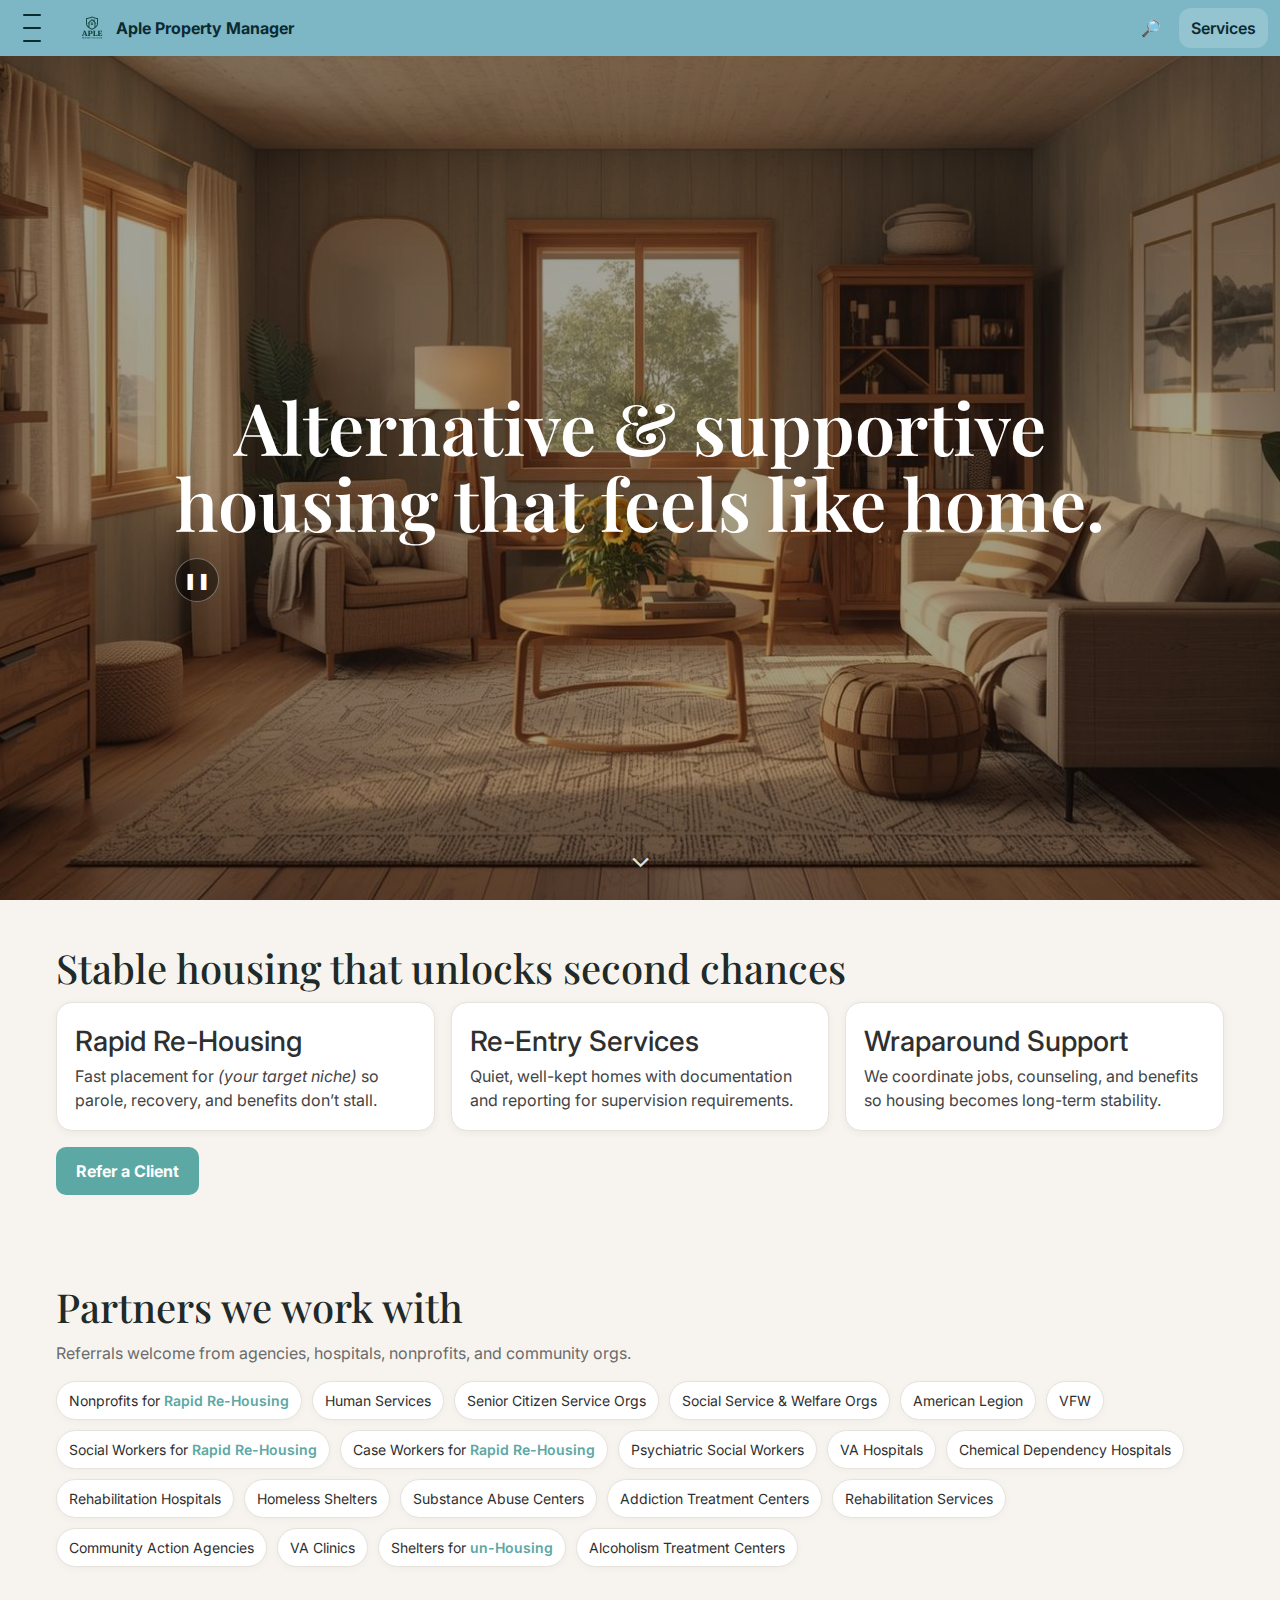
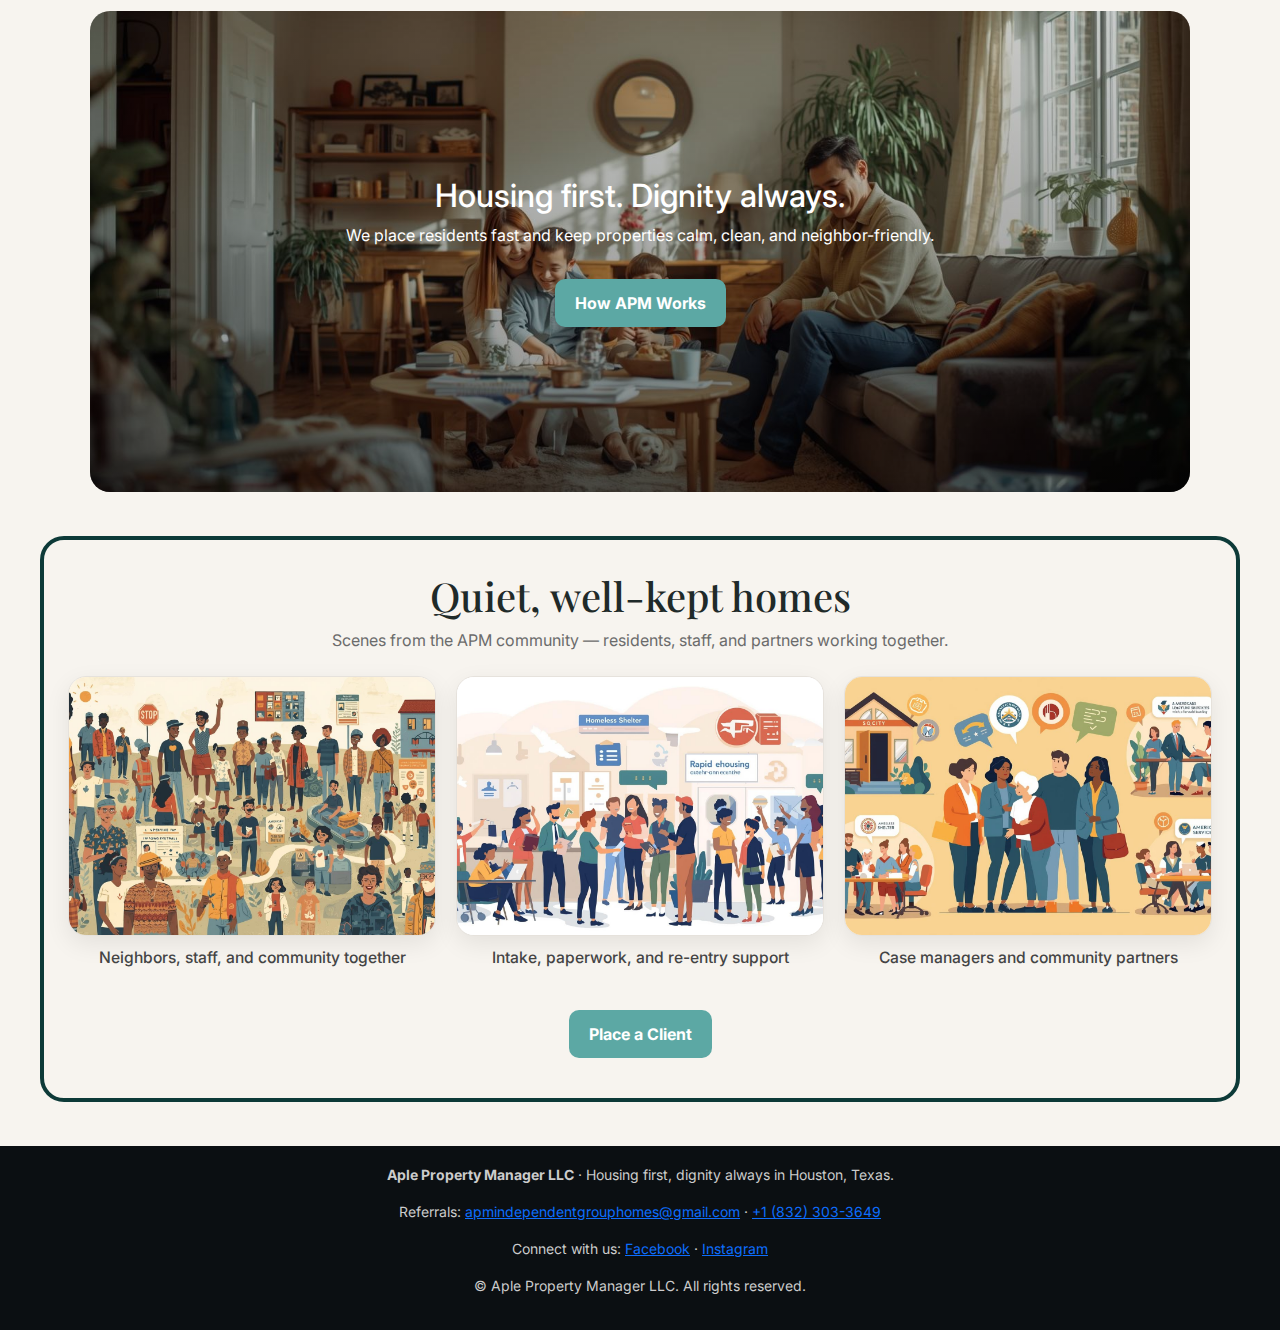
<file: index.html>
<!doctype html>
<html lang="en">
  <head>
    <meta charset="utf-8" />
    <meta name="viewport" content="width=device-width, initial-scale=1" />
  
    <!-- Primary SEO -->
    <title>Aple Property Manager | Rapid Re-Housing & Re-Entry Housing in Houston, TX</title>
    <meta
      name="description"
      content="Aple Property Manager provides quiet, well-kept rapid re-housing and re-entry homes in Houston, TX. We partner with parole, VA, hospitals, and nonprofits to stabilize justice-involved and vulnerable residents."
    />
    <meta name="robots" content="index,follow" />
    <meta name="author" content="Aple Property Manager LLC" />
    <meta name="theme-color" content="#0b0f12" />
  
    <!-- Canonical (update to your real domain) -->
    <link rel="canonical" href="https://www.aplepropertymanager.com/" />
  
    <!-- Open Graph / Facebook -->
    <meta property="og:type" content="website" />
    <meta property="og:site_name" content="Aple Property Manager" />
    <meta
      property="og:title"
      content="Aple Property Manager | Rapid Re-Housing & Re-Entry Housing in Houston"
    />
    <meta
      property="og:description"
      content="Housing first. Dignity always. Quiet, well-kept homes and wraparound support for people rebuilding their lives in Houston, Texas."
    />
    <meta property="og:url" content="https://www.aplepropertymanager.com/" />
    <!-- Use a real hosted image URL here (1200x630 is ideal) -->
    <meta
      property="og:image"
      content="https://www.aplepropertymanager.com/assets/apm-og-image.jpg"
    />
    <meta property="og:locale" content="en_US" />
  
    <!-- Twitter Card -->
    <meta name="twitter:card" content="summary_large_image" />
    <meta
      name="twitter:title"
      content="Aple Property Manager | Rapid Re-Housing & Re-Entry Housing in Houston"
    />
    <meta
      name="twitter:description"
      content="We place residents fast and keep properties calm, clean, and neighbor-friendly while partners provide jobs, counseling, and benefits."
    />
    <meta property="og:image" content="https://aplepropertymanager.com/assets/apm-og-image.jpg">
    <meta property="twitter:image" content="https://aplepropertymanager.com/assets/apm-og-image.jpg">
    
    <script type="application/ld+json">
      {
        "@context": "https://schema.org",
        "@type": "LocalBusiness",
        "name": "Aple Property Manager LLC",
        "url": "https://www.aplepropertymanager.com/",
        "image": "https://www.aplepropertymanager.com/assets/apm-og-image.jpg",
        "telephone": "+1-409-998-0516",
        "description": "Aple Property Manager provides quiet, well-kept rapid re-housing and re-entry homes in Houston, Texas. We partner with parole, VA, hospitals, and nonprofits to stabilize justice-involved and vulnerable residents.",
        "address": {
          "@type": "PostalAddress",
          "addressLocality": "Houston",
          "addressRegion": "TX",
          "addressCountry": "US"
        },
        "areaServed": {
          "@type": "AdministrativeArea",
          "name": "Houston, Texas"
        },
        "sameAs": [
          "https://www.facebook.com/share/1BeLY4QSeN/",
          "https://www.instagram.com/apmig_h25?igsh=MWdzNTRvY3R0ZGh1cw==",
          "https://www.facebook.com/profile.php?id=61583636168534",
          "https://www.linkedin.com/company/in/apm-independent-group-homes-866581396/"
        ]
      }
    </script>
      
  
    <!-- Favicon (optional but good) -->
    <!-- Replace with your real favicon paths -->
    <link rel="icon" href="/images/favicon-32.png" sizes="32x32" type="image/png" />
    <link rel="icon" href="/images/favicon-192.png" sizes="192x192" type="image/png" />
    <link rel="apple-touch-icon" href="/images/apple-touch-icon.png" />
  
    <!-- CSS / Fonts (unchanged) -->
    <link
      href="https://cdn.jsdelivr.net/npm/bootstrap@5.3.3/dist/css/bootstrap.min.css"
      rel="stylesheet"
    />
    <link rel="stylesheet" href="style.css" />
    <link rel="preconnect" href="https://fonts.googleapis.com" />
    <link
      href="https://fonts.googleapis.com/css2?family=Inter:wght@400;600&family=Playfair+Display:wght@600&display=swap"
      rel="stylesheet"
    />
    <!-- Google Analytics (GA4) -->
    <script async src="https://www.googletagmanager.com/gtag/js?id=G-TFG77LXX83"></script>
    <script>
      window.dataLayer = window.dataLayer || [];
      function gtag(){dataLayer.push(arguments);}
      gtag('js', new Date());
      gtag('config', 'G-TFG77LXX83');
    </script>

  </head>
  
  <body>

  <!-- Top strip -->
  <header class="topstrip">
    <button class="iconbtn" aria-label="Open menu">
      <span class="bar"></span><span class="bar"></span><span class="bar"></span>
    </button>
    <div class="brand">
      <img src="images/logo.png" alt="Aple logo" height="32">
      <span>Aple Property Manager</span>
    </div>
    <nav class="actions">
      <button class="iconbtn" aria-label="Search">🔎</button>
      <a class="signin" href="services.html">Services</a>
    </nav>
  </header>

  <!-- Drawer -->
  <aside id="aple-drawer" class="drawer" role="dialog" aria-modal="true" aria-labelledby="drawer-title" aria-hidden="true">
    <div class="drawer-panel" role="navigation">
      <div class="drawer-head">
        <h2 id="drawer-title">Aple Property Manager</h2>
        <button id="drawer-close" class="iconbtn" aria-label="Close menu">✕</button>
      </div>
      <nav class="drawer-nav">
        <a href="#hero" class="drawer-link">Home</a>
        <a href="about.html" class="drawer-link">About</a>
        <a href="services.html" class="drawer-link">Services</a>
        <a href="contact.html" class="drawer-link">Contact</a>
        <a href="referral.html" class="drawer-cta">Refer a Client</a>
      </nav>
      <div class="drawer-foot"><small>© <span id="drawerYear"></span> Aple Property Manager</small></div>
    </div>
    <div class="drawer-backdrop" tabindex="-1"></div>
  </aside>

  <!-- Hero slideshow -->
  <main id="hero" class="hero">
    <div class="slide back"></div>
    <div class="slide front"></div>
    <div class="overlay" aria-hidden="true"></div>

    <section class="center" role="region" aria-label="Intro">
      <h1 class="title">Alternative &amp; supportive<br/>housing that feels like home.</h1>
     
      <button id="toggle" class="circlebtn" aria-pressed="false" aria-label="Pause slideshow">❚❚</button>
    </section>

    <a href="#content" class="down" aria-label="Scroll to content">⌄</a>
  </main>

  <!-- QUICK VALUE PROP: What we do -->
  <section class="lp-section lp-value" id="content">
    <div class="lp-wrap">
      <h2 class="lp-title">Stable housing that unlocks second chances</h2>
      <div class="lp-grid-3">
        <article class="lp-card">
          <h3>Rapid Re-Housing</h3>
          <p>Fast placement for <em>(your target niche)</em> so parole, recovery, and benefits don’t stall.</p>
        </article>
        <article class="lp-card">
          <h3>Re-Entry Services</h3>
          <p>Quiet, well-kept homes with documentation and reporting for supervision requirements.</p>
        </article>
        <article class="lp-card">
          <h3>Wraparound Support</h3>
          <p>We coordinate jobs, counseling, and benefits so housing becomes long-term stability.</p>
        </article>
      </div>
      <a class="cta-btn" href="./referral.html" data-ga="cta_refer_client">Refer a Client</a>
    </div>
  </section>

  <!-- PARTNER KEYWORDS: Who we work with -->
  <section class="lp-section lp-chips">
    <div class="lp-wrap">
      <h2 class="lp-title">Partners we work with</h2>
      <p class="lp-sub">Referrals welcome from agencies, hospitals, nonprofits, and community orgs.</p>
      <ul class="chip-wall">
        <li>Nonprofits for <em> Rapid Re-Housing</em></li>
        <li>Human Services</li>
        <li>Senior Citizen Service Orgs</li>
        <li>Social Service &amp; Welfare Orgs</li>
        <li>American Legion</li>
        <li>VFW</li>
        <li>Social Workers for <em>Rapid Re-Housing</em></li>
        <li>Case Workers for <em>Rapid Re-Housing</em></li>
        <li>Psychiatric Social Workers</li>
        <li>VA Hospitals</li>
        <li>Chemical Dependency Hospitals</li>
        <li>Rehabilitation Hospitals</li>
        <li>Homeless Shelters</li>
        <li>Substance Abuse Centers</li>
        <li>Addiction Treatment Centers</li>
        <li>Rehabilitation Services</li>
        <li>Community Action Agencies</li>
        <li>VA Clinics</li>
        <li>Shelters for <em>un-Housing</em></li>
        <li>Alcoholism Treatment Centers</li>
      </ul>
    </div>
  </section>

  <!-- VIDEO BAND: scene6.mp4 -->
  <section class="lp-section lp-video-band">
    <div class="lp-video-wrap">
      <video class="lp-band-video" autoplay muted playsinline loop poster="./assets/apm2.jpg">
        <source src="./assets/scene6.mp4" type="video/mp4"/>
      </video>
      <div class="lp-band-overlay"></div>
      <div class="lp-band-content">
        <h2>Housing first. Dignity always.</h2>
        <p>We place residents fast and keep properties calm, clean, and neighbor-friendly.</p>
        <a class="cta-btn cta-light" href="./about.html" data-ga="cta_how_apm_works">
          How APM Works
        </a>
      </div>
    </div>
  </section>

  <!-- MINI GALLERY: apm8/9/10 -->
  <section class="lp-section lp-gallery">
    <div class="lp-wrap gallery-frame">
      <h2 class="lp-title">Quiet, well-kept homes</h2>
      <p class="lp-sub">
        Scenes from the APM community — residents, staff, and partners working together.
      </p>

      <!-- 3-column grid of images -->
      <div class="lp-grid-3 images">
        <figure>
          <img src="./assets/apm8.jpg" alt="Neighbors and community gathered together">
          <figcaption>Neighbors, staff, and community together</figcaption>
        </figure>

        <figure>
          <img src="./assets/apm9.jpg" alt="Intake and support staff meeting with residents">
          <figcaption>Intake, paperwork, and re-entry support</figcaption>
        </figure>

        <figure>
          <img src="./assets/apm10.jpg" alt="Case managers meeting with residents and partners">
          <figcaption>Case managers and community partners</figcaption>
        </figure>
      </div>

      <!-- Restored 'Place a Client' CTA -->
      <div class="gallery-cta">
        <a class="cta-btn" href="./contact.html" data-ga="cta_place_client">
          Place a Client
        </a>
      </div>
    </div>
  </section>

  <footer class="alt-footer">
    <p><strong>Aple Property Manager LLC</strong> · Housing first, dignity always in Houston, Texas.</p>
    <p>
      Referrals: 
      <a href="mailto:apmindependentgrouphomes@gmail.com">apmindependentgrouphomes@gmail.com</a> ·
      <a href="tel:+18323033649">+1 (832) 303-3649</a>
    </p>
    <p>
      Connect with us:
      <a href="https://www.facebook.com/share/1BeLY4QSeN/" target="_blank" rel="noopener noreferrer">Facebook</a> ·
      <a href="https://www.instagram.com/apmig_h25?igsh=MWdzNTRvY3R0ZGh1cw==" target="_blank" rel="noopener noreferrer">Instagram</a>
    </p>
    <p>© <span id="year"></span> Aple Property Manager LLC. All rights reserved.</p>
  </footer>

  <script src="https://cdn.jsdelivr.net/npm/bootstrap@5.3.3/dist/js/bootstrap.bundle.min.js"></script>
  <script src="script.js"></script>
  </body>
</html>
</file>
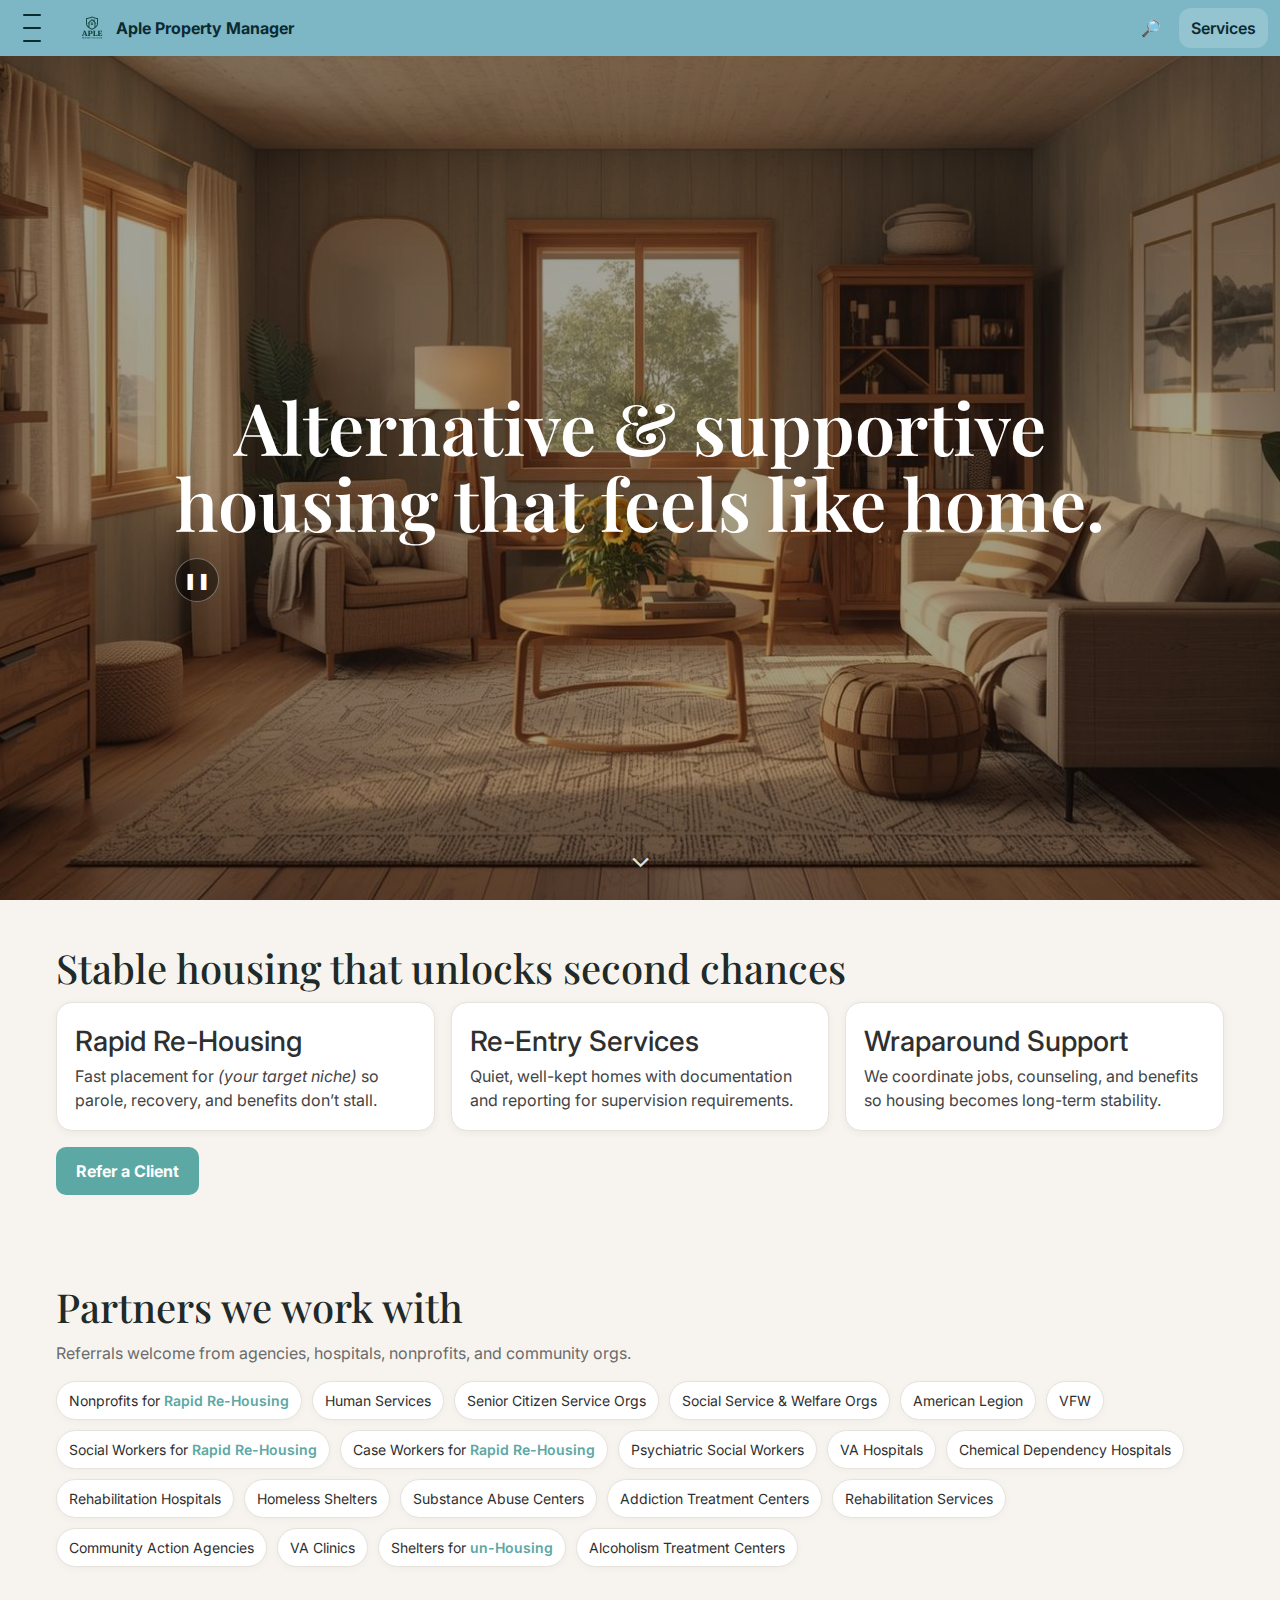
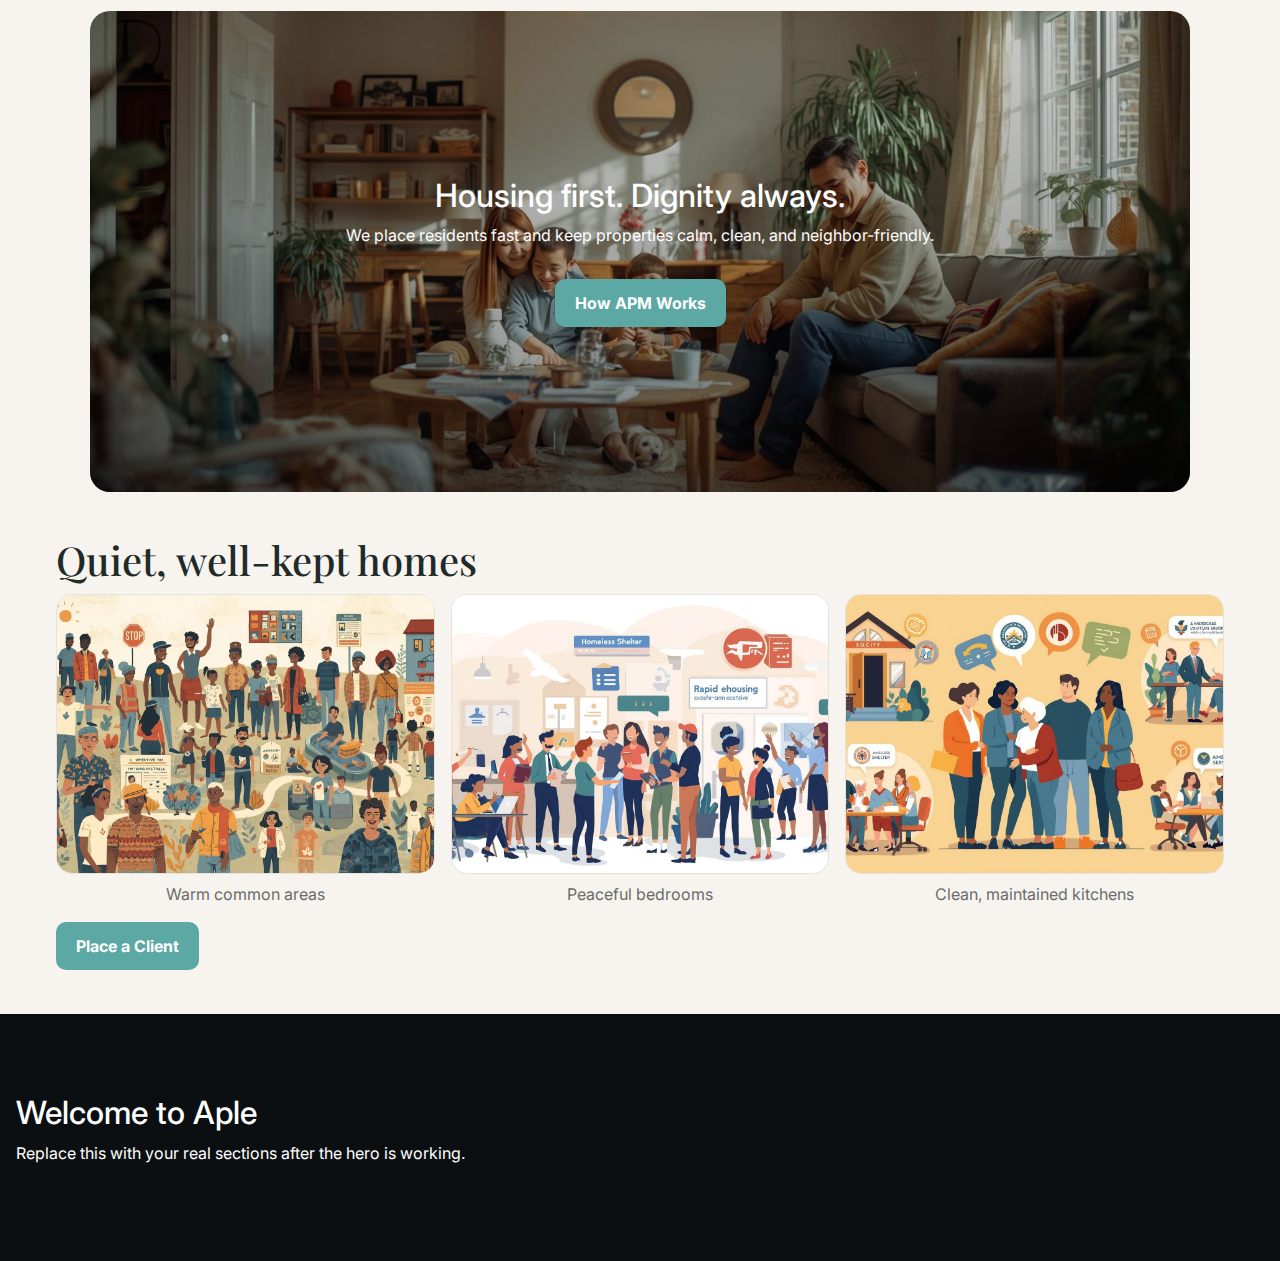
<file: aple-bootstrap-site/index.html>
<!doctype html>
<html lang="en">
<head>
  <meta charset="utf-8"/>
  <meta name="viewport" content="width=device-width, initial-scale=1"/>
  <title>Aple Property Manager</title>
  <link href="https://cdn.jsdelivr.net/npm/bootstrap@5.3.3/dist/css/bootstrap.min.css" rel="stylesheet">
  <link rel="stylesheet" href="style.css"/>
  <link rel="preconnect" href="https://fonts.googleapis.com">
  <link href="https://fonts.googleapis.com/css2?family=Inter:wght@400;600&family=Playfair+Display:wght@600&display=swap" rel="stylesheet">
</head>
<body>

  <!-- Top strip -->
  <header class="topstrip">
    <button class="iconbtn" aria-label="Open menu">
      <span class="bar"></span><span class="bar"></span><span class="bar"></span>
    </button>
    <div class="brand">
      <img src="images/logo.png" alt="Aple logo" height="32">
      <span>Aple Property Manager</span>
    </div>
    <nav class="actions">
      <button class="iconbtn" aria-label="Search">🔎</button>
      <a class="signin" href="home.html">Services</a>
    </nav>
  </header>

  <!-- Drawer -->
  <aside id="aple-drawer" class="drawer" role="dialog" aria-modal="true" aria-labelledby="drawer-title" aria-hidden="true">
    <div class="drawer-panel" role="navigation">
      <div class="drawer-head">
        <h2 id="drawer-title">Aple Property Manager</h2>
        <button id="drawer-close" class="iconbtn" aria-label="Close menu">✕</button>
      </div>
      <nav class="drawer-nav">
        <a href="#hero" class="drawer-link">Home</a>
        <a href="about.html" class="drawer-link">About</a>
        <a href="home.html" class="drawer-link">Services</a>
        <a href="contact.html" class="drawer-link">Contact</a>
        <a href="referral.html" class="drawer-cta">Refer a Client</a>
      </nav>
      <div class="drawer-foot"><small>© <span id="drawerYear"></span> Aple Property Manager</small></div>
    </div>
    <div class="drawer-backdrop" tabindex="-1"></div>
  </aside>

  <!-- Hero slideshow -->
  <main id="hero" class="hero">
    <div class="slide back"></div>
    <div class="slide front"></div>
    <div class="overlay" aria-hidden="true"></div>

    <section class="center" role="region" aria-label="Intro">
      <h1 class="title">Alternative &amp; supportive<br/>housing that feels like home.</h1>
     
      <button id="toggle" class="circlebtn" aria-pressed="false" aria-label="Pause slideshow">❚❚</button>
    </section>

    <a href="#content" class="down" aria-label="Scroll to content">⌄</a>
  </main>
  <!-- QUICK VALUE PROP: What we do -->
<section class="lp-section lp-value">
  <div class="lp-wrap">
    <h2 class="lp-title">Stable housing that unlocks second chances</h2>
    <div class="lp-grid-3">
      <article class="lp-card">
        <h3>Rapid Re-Housing</h3>
        <p>Fast placement for <em>(your target niche)</em> so parole, recovery, and benefits don’t stall.</p>
      </article>
      <article class="lp-card">
        <h3>Re-Entry Services</h3>
        <p>Quiet, well-kept homes with documentation and reporting for supervision requirements.</p>
      </article>
      <article class="lp-card">
        <h3>Wraparound Support</h3>
        <p>We coordinate jobs, counseling, and benefits so housing becomes long-term stability.</p>
      </article>
    </div>
    <a class="cta-btn" href="./referral.html">Refer a Client</a>
  </div>
</section>

<!-- PARTNER KEYWORDS: Who we work with -->
<section class="lp-section lp-chips">
  <div class="lp-wrap">
    <h2 class="lp-title">Partners we work with</h2>
    <p class="lp-sub">Referrals welcome from agencies, hospitals, nonprofits, and community orgs.</p>
    <ul class="chip-wall">
      <li>Nonprofits for <em> Rapid Re-Housing</em></li>
      <li>Human Services</li>
      <li>Senior Citizen Service Orgs</li>
      <li>Social Service &amp; Welfare Orgs</li>
      <li>American Legion</li>
      <li>VFW</li>
      <li>Social Workers for <em>Rapid Re-Housing</em></li>
      <li>Case Workers for <em>Rapid Re-Housing</em></li>
      <li>Psychiatric Social Workers</li>
      <li>VA Hospitals</li>
      <li>Chemical Dependency Hospitals</li>
      <li>Rehabilitation Hospitals</li>
      <li>Homeless Shelters</li>
      <li>Substance Abuse Centers</li>
      <li>Addiction Treatment Centers</li>
      <li>Rehabilitation Services</li>
      <li>Community Action Agencies</li>
      <li>VA Clinics</li>
      <li>Shelters for <em>un-Housing</em></li>
      <li>Alcoholism Treatment Centers</li>
    </ul>
  </div>
</section>

<!-- VIDEO BAND: scene6.mp4 -->
<section class="lp-section lp-video-band">
  <div class="lp-video-wrap">
    <video class="lp-band-video" autoplay muted playsinline loop poster="./assets/apm2.jpg">
      <source src="./assets/scene6.mp4" type="video/mp4"/>
    </video>
    <div class="lp-band-overlay"></div>
    <div class="lp-band-content">
      <h2>Housing first. Dignity always.</h2>
      <p>We place residents fast and keep properties calm, clean, and neighbor-friendly.</p>
      <a class="cta-btn cta-light" href="./about.html">How APM Works</a>
    </div>
  </div>
</section>

<!-- MINI GALLERY: apm8/9/10 -->
<section class="lp-section lp-gallery">
  <div class="lp-wrap">
    <h2 class="lp-title">Quiet, well-kept homes</h2>
    <div class="lp-grid-3 images">
      <figure><img src="./assets/apm8.jpg" alt="Warm common area"><figcaption>Warm common areas</figcaption></figure>
      <figure><img src="./assets/apm9.jpg" alt="Peaceful bedroom"><figcaption>Peaceful bedrooms</figcaption></figure>
      <figure><img src="./assets/apm10.jpg" alt="Clean kitchen"><figcaption>Clean, maintained kitchens</figcaption></figure>
    </div>
    <a class="cta-btn" href="./contact.html">Place a Client</a>
  </div>
</section>


  <!-- Below-the-fold placeholder -->
  <section id="content" class="content">
    <h2>Welcome to Aple</h2>
    <p>Replace this with your real sections after the hero is working.</p>
  </section>
  <script src="https://cdn.jsdelivr.net/npm/bootstrap@5.3.3/dist/js/bootstrap.bundle.min.js"></script>

  <script src="script.js"></script>
</body>
</html>
</file>
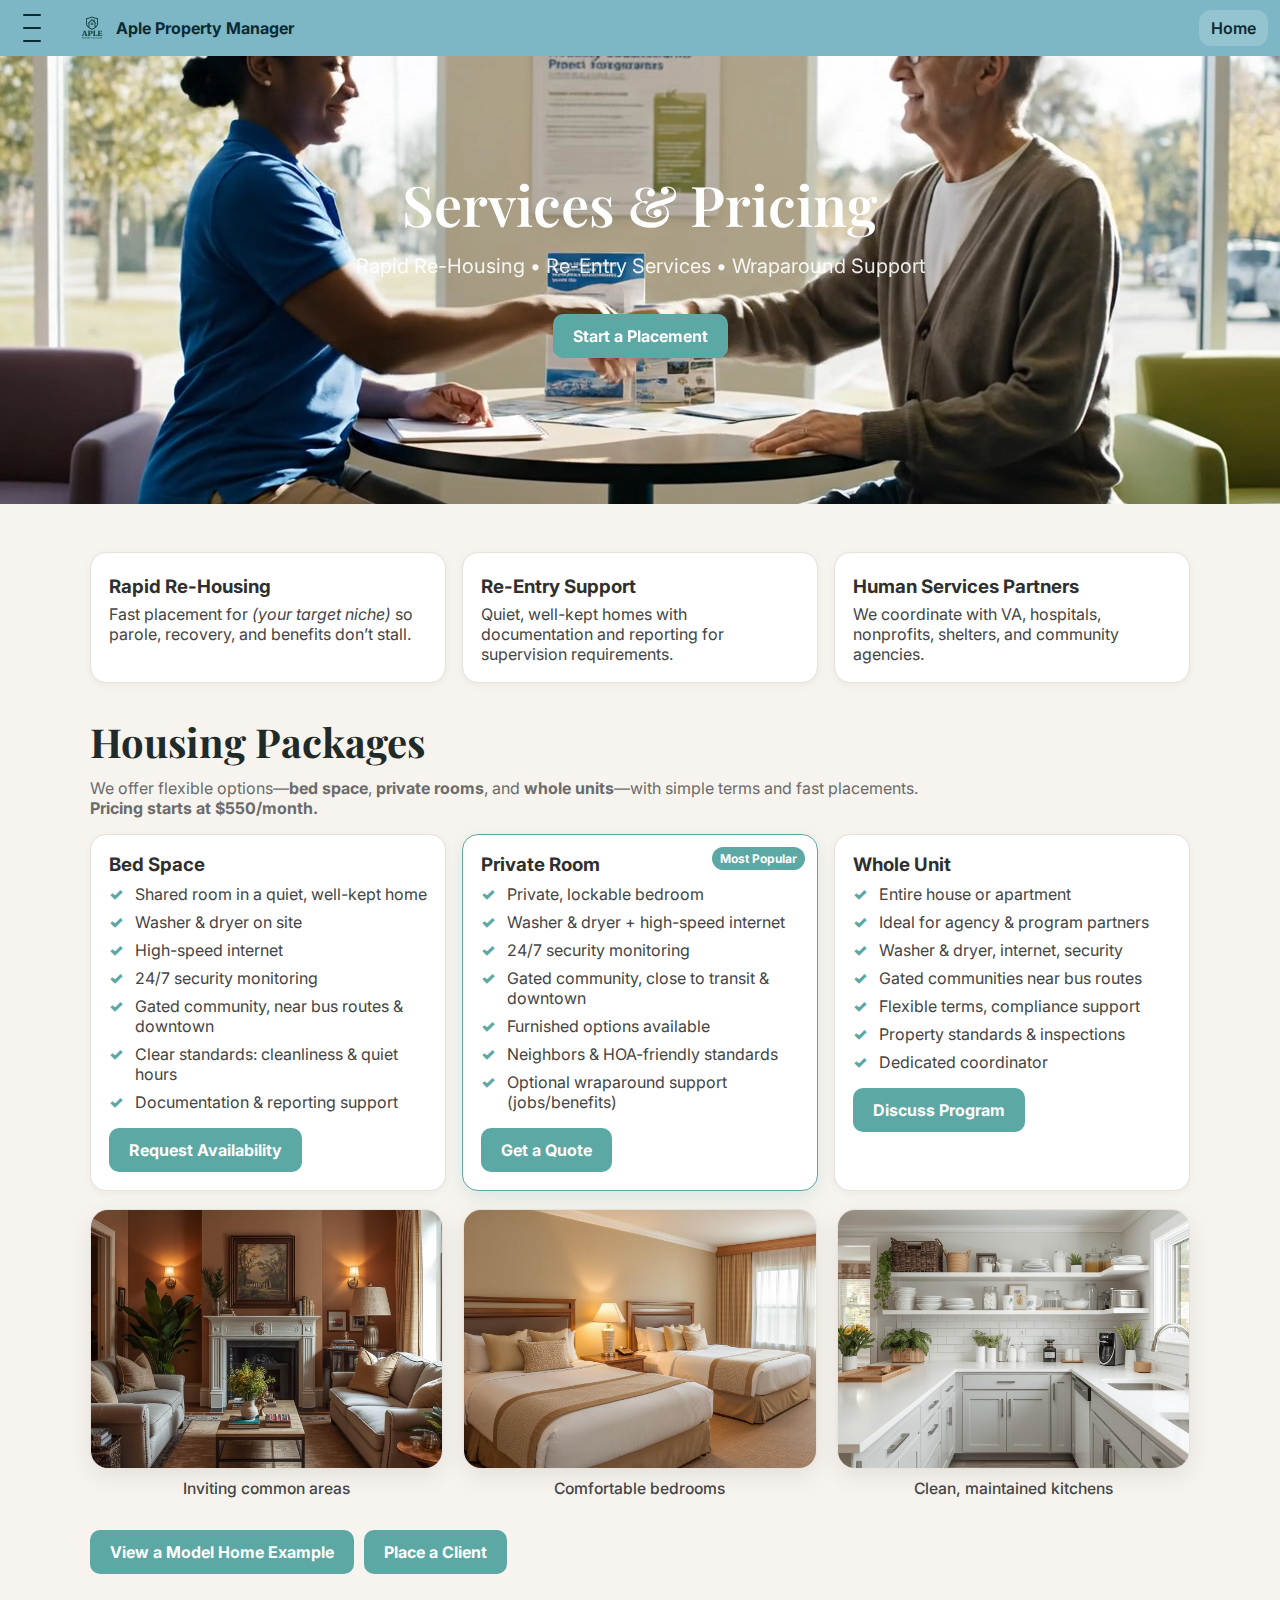
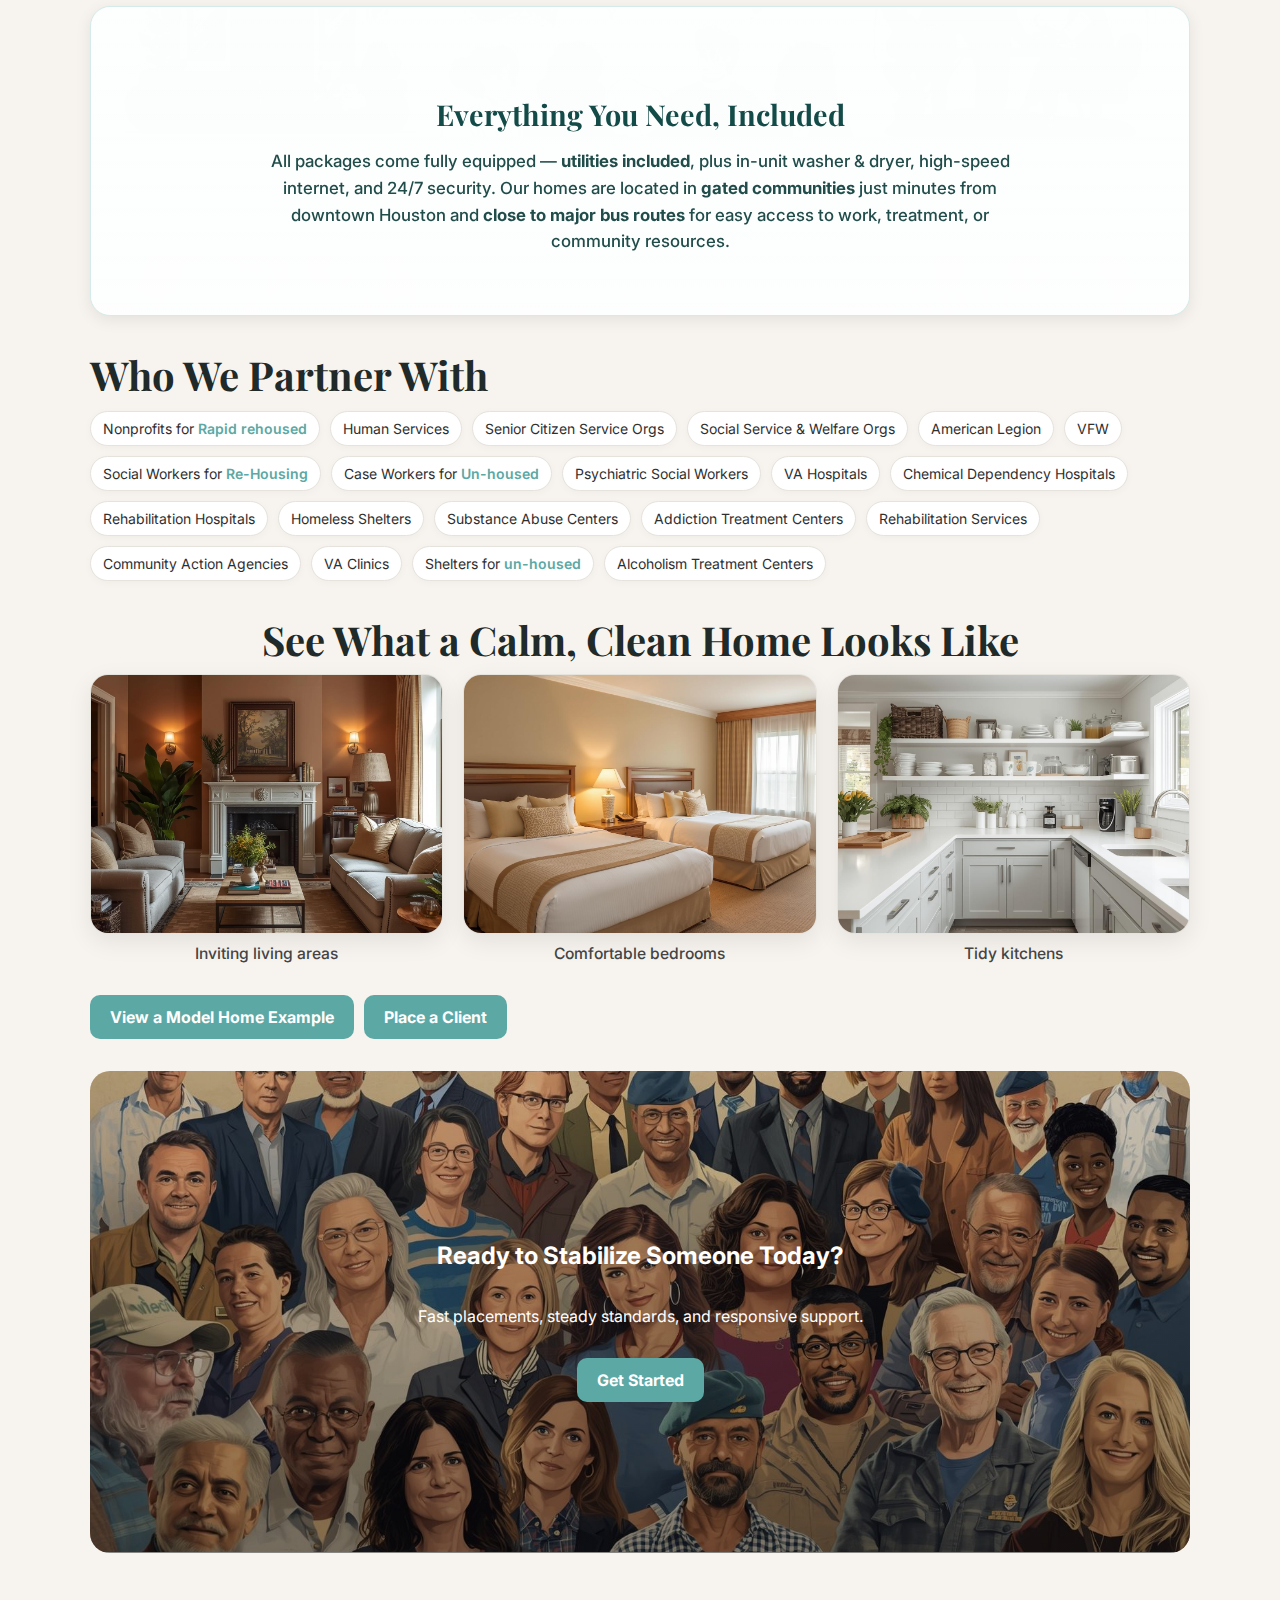
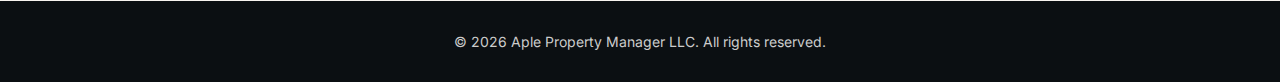
<file: home.html>
<!doctype html>
<html lang="en">
<head>
  <meta charset="utf-8"/>
  <meta name="viewport" content="width=device-width, initial-scale=1"/>
  <title>Services | Aple Property Manager</title>
  <link rel="stylesheet" href="./style.css"/>
  <link rel="preconnect" href="https://fonts.googleapis.com">
  <link href="https://fonts.googleapis.com/css2?family=Inter:wght@400;600&family=Playfair+Display:wght@600&display=swap" rel="stylesheet">
</head>
<body>

  <!-- Top strip -->
  <header class="topstrip">
    <button class="iconbtn" aria-label="Open menu">
      <span class="bar"></span><span class="bar"></span><span class="bar"></span>
    </button>
    <div class="brand">
      <img src="./images/logo.png" alt="Aple logo" height="32" />
      <span>Aple Property Manager</span>
    </div>
    <nav class="actions">
      <a class="signin" href="./index.html">Home</a>
    </nav>
  </header>

  <!-- Drawer -->
  <aside id="aple-drawer" class="drawer" role="dialog" aria-modal="true" aria-labelledby="drawer-title" aria-hidden="true">
    <div class="drawer-panel" role="navigation">
      <div class="drawer-head">
        <h2 id="drawer-title">Aple Property Manager</h2>
        <button id="drawer-close" class="iconbtn" aria-label="Close menu">✕</button>
      </div>
      <nav class="drawer-nav">
        <a href="./index.html" class="drawer-link">Home</a>
        <a href="./about.html" class="drawer-link">About</a>
        <a href="./home.html" class="drawer-link">Services</a>
        <a href="./contact.html" class="drawer-link">Contact</a>
        <a href="./referral.html" class="drawer-cta">Refer a Client</a>
      </nav>
      <div class="drawer-foot"><small>© <span id="drawerYear"></span> Aple Property Manager</small></div>
    </div>
    <div class="drawer-backdrop" tabindex="-1"></div>
  </aside>

  <!-- HERO: Services video header (scene7.mp4) -->
  <section class="page-hero video-hero">
    <video class="hero-video" autoplay muted playsinline loop poster="./assets/apm11.jpg">
      <source src="./assets/scene7.mp4" type="video/mp4"/>
    </video>
    <div class="overlay" aria-hidden="true"></div>
    <div class="page-hero-inner">
      <h1 class="title">Services & Pricing</h1>
      <p class="subtitle">Rapid Re-Housing • Re-Entry Services • Wraparound Support</p>
      <a class="cta-btn cta-light" href="./contact.html">Start a Placement</a>
    </div>
  </section>

  <main class="page-wrap">

    <!-- Fast value props -->
    <section class="section lp-value">
      <div class="lp-grid-3">
        <article class="lp-card">
          <h3>Rapid Re-Housing</h3>
          <p>Fast placement for <em>(your target niche)</em> so parole, recovery, and benefits don’t stall.</p>
        </article>
        <article class="lp-card">
          <h3>Re-Entry Support</h3>
          <p>Quiet, well-kept homes with documentation and reporting for supervision requirements.</p>
        </article>
        <article class="lp-card">
          <h3>Human Services Partners</h3>
          <p>We coordinate with VA, hospitals, nonprofits, shelters, and community agencies.</p>
        </article>
      </div>
    </section>

    <!-- Packages & pricing (updated) -->
<section class="section">
    <h2 class="lp-title">Housing Packages</h2>
    <p class="lp-sub">
      We offer flexible options—<strong>bed space</strong>, <strong>private rooms</strong>, and <strong>whole units</strong>—with simple terms and fast placements.
      <br><strong>Pricing starts at $550/month.</strong>
    </p>
  
    <div class="pricing-grid">
      <!-- Bed Space -->
      <article class="price-card">
        <div class="price-head">
          <h3>Bed Space</h3>
          
        </div>
        <ul class="checklist">
          <li>Shared room in a quiet, well-kept home</li>
          <li>Washer &amp; dryer on site</li>
          <li>High-speed internet</li>
          <li>24/7 security monitoring</li>
          <li>Gated community, near bus routes &amp; downtown</li>
          <li>Clear standards: cleanliness &amp; quiet hours</li>
          <li>Documentation &amp; reporting support</li>
        </ul>
        <a class="cta-btn" href="./contact.html">Request Availability</a>
      </article>
  
      <!-- Private Room -->
      <article class="price-card featured">
        <div class="badge">Most Popular</div>
        <div class="price-head">
          <h3>Private Room</h3>
         
        </div>
        <ul class="checklist">
          <li>Private, lockable bedroom</li>
          <li>Washer &amp; dryer + high-speed internet</li>
          <li>24/7 security monitoring</li>
          <li>Gated community, close to transit &amp; downtown</li>
          <li>Furnished options available</li>
          <li>Neighbors &amp; HOA-friendly standards</li>
          <li>Optional wraparound support (jobs/benefits)</li>
        </ul>
        <a class="cta-btn" href="./contact.html">Get a Quote</a>
      </article>
  
      <!-- Whole Unit -->
      <article class="price-card">
        <div class="price-head">
          <h3>Whole Unit</h3>
          
        </div>
        <ul class="checklist">
          <li>Entire house or apartment</li>
          <li>Ideal for agency &amp; program partners</li>
          <li>Washer &amp; dryer, internet, security</li>
          <li>Gated communities near bus routes</li>
          <li>Flexible terms, compliance support</li>
          <li>Property standards &amp; inspections</li>
          <li>Dedicated coordinator</li>
        </ul>
        <a class="cta-btn" href="./contact.html">Discuss Program</a>
      </article>
    </div>
  
    <!-- Visual proof + model link -->
    <div class="lp-gallery" style="margin-top:18px;">
      <div class="lp-grid-3 images">
        <figure><img src="./assets/ApmLivingRoom.jpg" alt="Inviting common area"><figcaption>Inviting common areas</figcaption></figure>
        <figure><img src="./assets/apmBedroom.jpg" alt="Comfortable bedroom"><figcaption>Comfortable bedrooms</figcaption></figure>
        <figure><img src="./assets/apmKitchen.jpg" alt="Clean kitchen"><figcaption>Clean, maintained kitchens</figcaption></figure>
      </div>
      <div class="link-row">
        <a class="cta-btn cta-light" href="https://www.khov.com/new-construction-homes/texas/houston/cloverdale/jefferson-ii/" target="_blank" rel="noopener">
          View a Model Home Example
        </a>
        <a class="cta-btn" href="./contact.html">Place a Client</a>
      </div>
    </div>
  
   
   <!-- Reassurance banner with background images -->
<section class="reassure">
    <div class="reassure-overlay"></div>
    <div class="reassure-content">
      <h3>Everything You Need, Included</h3>
      <p>
        All packages come fully equipped — <strong>utilities included</strong>, plus
        in-unit washer &amp; dryer, high-speed internet, and 24/7 security.
        Our homes are located in <strong>gated communities</strong> just minutes
        from downtown Houston and <strong>close to major bus routes</strong> for
        easy access to work, treatment, or community resources.
      </p>
    </div>
  </section>
  
  </section>
  
    <!-- Partner Keywords -->
    <section class="section lp-chips">
      <h2 class="lp-title">Who We Partner With</h2>
      <ul class="chip-wall">
        <li>Nonprofits for <em>Rapid rehoused</em></li>
        <li>Human Services</li>
        <li>Senior Citizen Service Orgs</li>
        <li>Social Service &amp; Welfare Orgs</li>
        <li>American Legion</li>
        <li>VFW</li>
        <li>Social Workers for <em>Re-Housing</em></li>
        <li>Case Workers for <em>Un-housed</em></li>
        <li>Psychiatric Social Workers</li>
        <li>VA Hospitals</li>
        <li>Chemical Dependency Hospitals</li>
        <li>Rehabilitation Hospitals</li>
        <li>Homeless Shelters</li>
        <li>Substance Abuse Centers</li>
        <li>Addiction Treatment Centers</li>
        <li>Rehabilitation Services</li>
        <li>Community Action Agencies</li>
        <li>VA Clinics</li>
        <li>Shelters for <em>un-housed</em></li>
        <li>Alcoholism Treatment Centers</li>
      </ul>
    </section>

    <!-- Visual proof: gallery + “see a model” link -->
    <section class="section lp-gallery">
      <h2 class="lp-title">See What a Calm, Clean Home Looks Like</h2>
      <div class="lp-grid-3 images">
        <figure><img src="./assets/ApmLivingRoom.jpg" alt="Inviting living area"><figcaption>Inviting living areas</figcaption></figure>
        <figure><img src="./assets/apmBedroom.jpg" alt="Comfortable bedroom"><figcaption>Comfortable bedrooms</figcaption></figure>
        <figure><img src="./assets/apmKitchen.jpg" alt="Tidy kitchen"><figcaption>Tidy kitchens</figcaption></figure>
      </div>
      <div class="link-row">
        <a class="cta-btn cta-light" href="https://www.khov.com/new-construction-homes/texas/houston/cloverdale/jefferson-ii/" target="_blank" rel="noopener">View a Model Home Example</a>
        <a class="cta-btn" href="./contact.html">Place a Client</a>
      </div>
    </section>

    <!-- Final video band CTA (reuses scene7 poster for continuity) -->
    <section class="lp-section lp-video-band">
      <div class="lp-video-wrap">
        <video class="lp-band-video" autoplay muted playsinline loop poster="./assets/apm11.jpg">
          <source src="./assets/scene7.mp4" type="video/mp4"/>
        </video>
        <div class="lp-band-overlay"></div>
        <div class="lp-band-content">
          <h2>Ready to Stabilize Someone Today?</h2>
          <p>Fast placements, steady standards, and responsive support.</p>
          <a class="cta-btn" href="./contact.html">Get Started</a>
        </div>
      </div>
    </section>

  </main>

  <footer class="alt-footer">
    <p>© <span id="year"></span> Aple Property Manager LLC. All rights reserved.</p>
  </footer>

  <script>
    document.getElementById('year').textContent = new Date().getFullYear();
  </script>
  <script src="./script.js"></script>
</body>
</html>
</file>
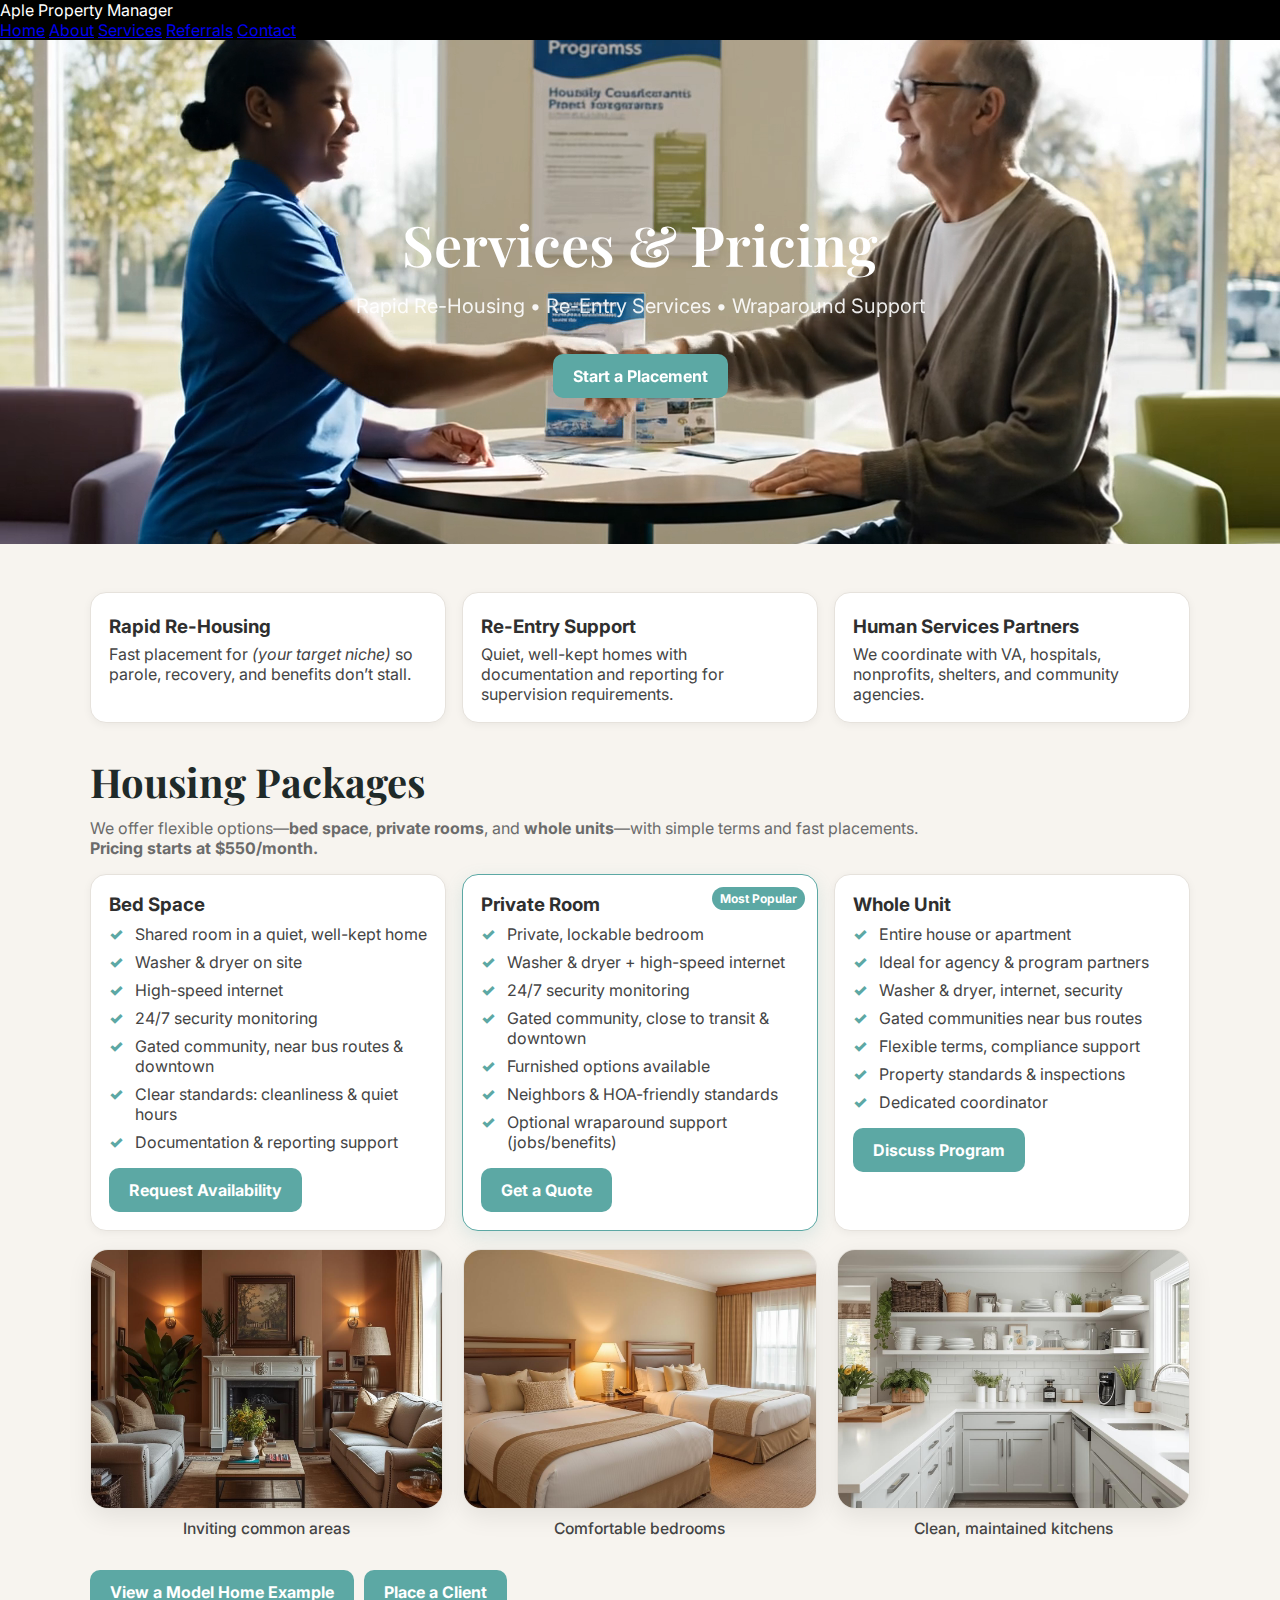
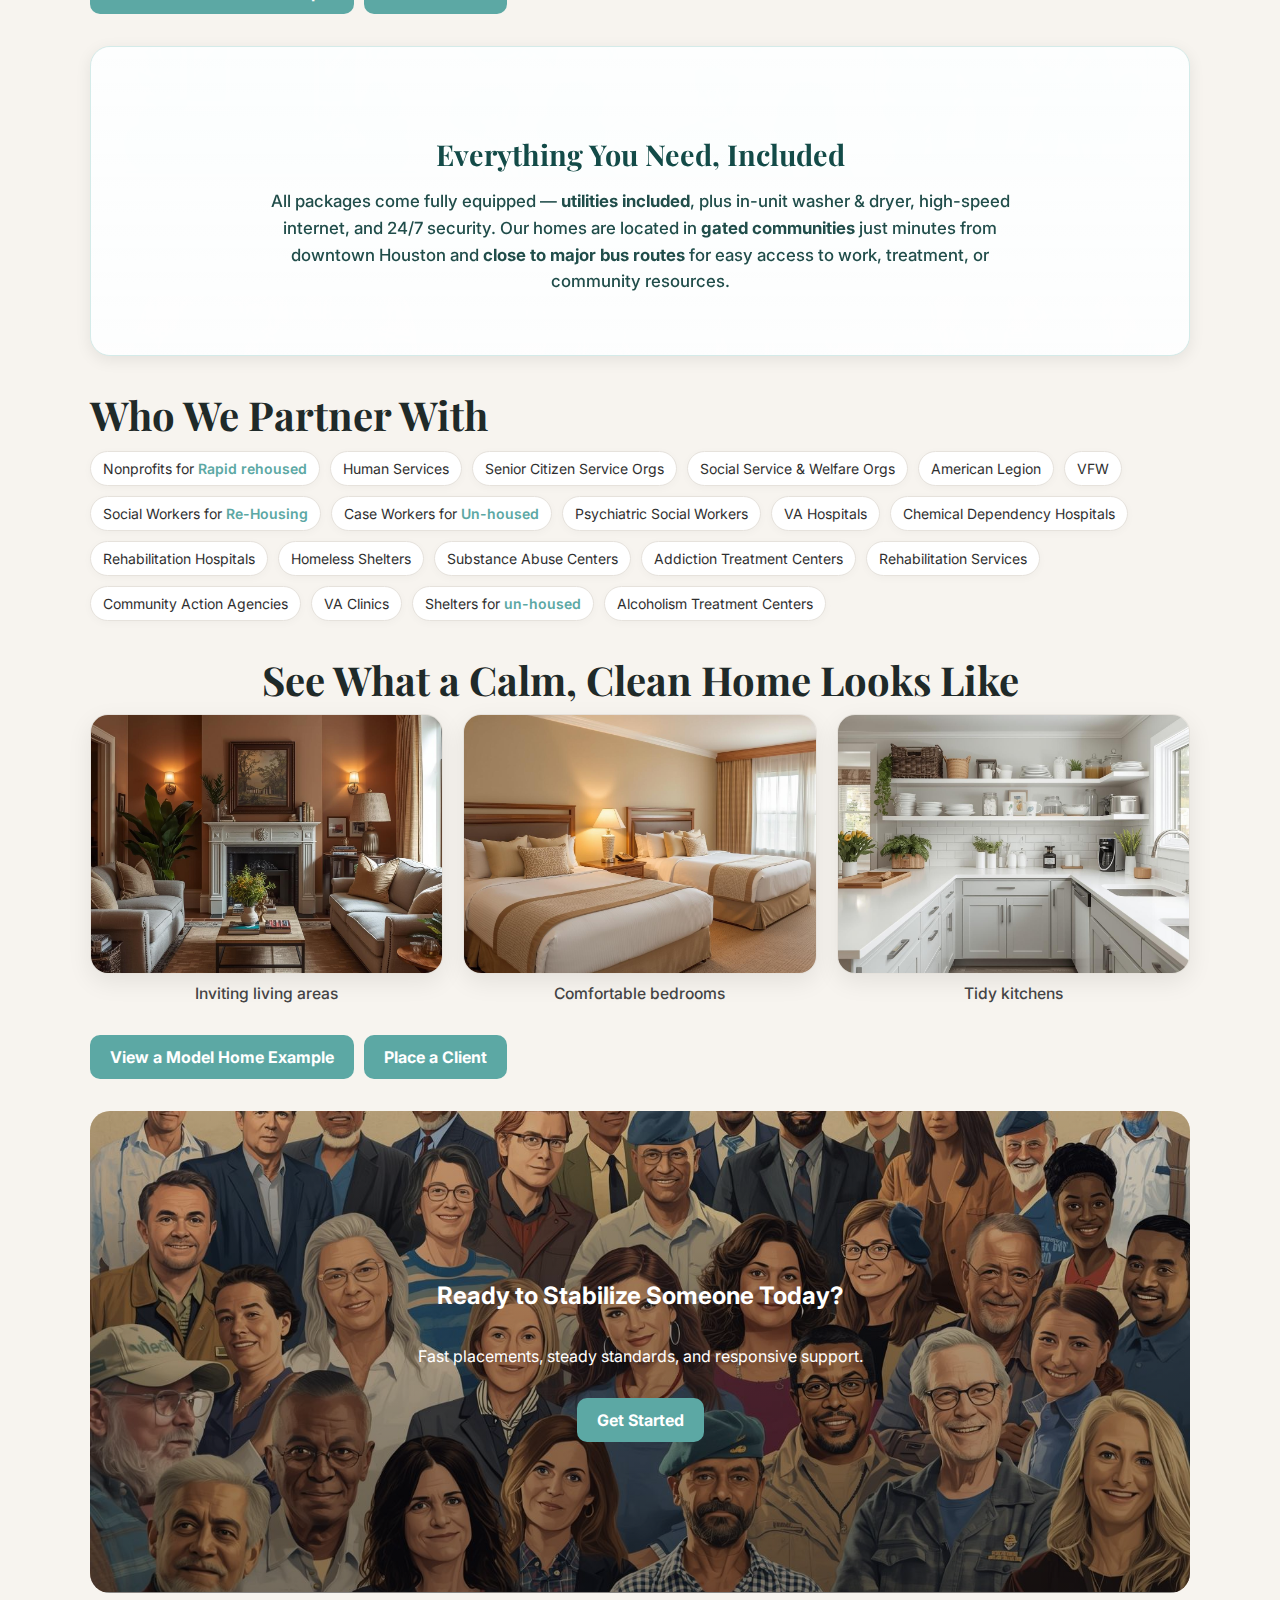
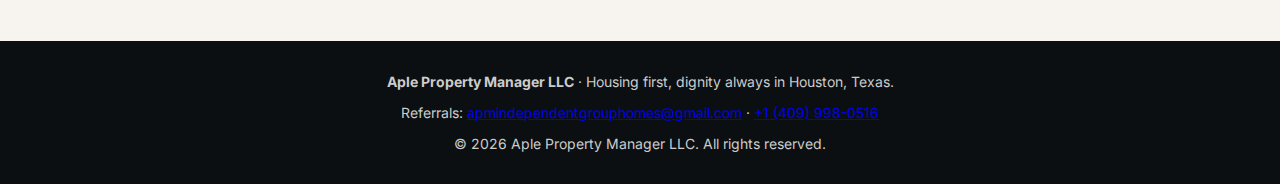
<file: service.html>
<!doctype html>
<html lang="en">
<head>
  <meta charset="utf-8"/>
  <meta name="viewport" content="width=device-width, initial-scale=1"/>
  <title>Services | Aple Property Manager</title>
  <link rel="stylesheet" href="./style.css"/>
  <link rel="preconnect" href="https://fonts.googleapis.com">
  <link href="https://fonts.googleapis.com/css2?family=Inter:wght@400;600&family=Playfair+Display:wght@600&display=swap" rel="stylesheet">
</head>
<body>

  <!-- Top strip -->
  <header class="apm-header">
    <div class="apm-brand">
      Aple Property Manager
    </div>
  
    <nav class="apm-nav">
      <a href="index.html">Home</a>
      <a href="about.html">About</a>
      <a href="services.html">Services</a>
      <a href="referrals.html">Referrals</a>
      <a href="contact.html">Contact</a>
    </nav>
  </header>
  
  

  <!-- Drawer -->
  <aside id="aple-drawer" class="drawer" role="dialog" aria-modal="true" aria-labelledby="drawer-title" aria-hidden="true">
    <div class="drawer-panel" role="navigation">
      <div class="drawer-head">
        <h2 id="drawer-title">Aple Property Manager</h2>
        <button id="drawer-close" class="iconbtn" aria-label="Close menu">✕</button>
      </div>
      <nav class="drawer-nav">
        <a href="./index.html" class="drawer-link">Home</a>
        <a href="./about.html" class="drawer-link">About</a>
        <a href="./service.html" class="drawer-link">Services</a>
        <a href="./referral.html" class="drawer-link">Referrals</a>
        <a href="./contact.html" class="drawer-cta">Contact</a>
      </nav>
      
      <div class="drawer-foot"><small>© <span id="drawerYear"></span> Aple Property Manager</small></div>
    </div>
    <div class="drawer-backdrop" tabindex="-1"></div>
  </aside>

  <!-- HERO: Services video header (scene7.mp4) -->
  <section class="page-hero video-hero">
    <video class="hero-video" autoplay muted playsinline loop poster="./assets/apm11.jpg">
      <source src="./assets/scene7.mp4" type="video/mp4"/>
    </video>
    <div class="overlay" aria-hidden="true"></div>
    <div class="page-hero-inner">
      <h1 class="title">Services & Pricing</h1>
      <p class="subtitle">Rapid Re-Housing • Re-Entry Services • Wraparound Support</p>
      <a class="cta-btn cta-light" href="./contact.html">Start a Placement</a>
    </div>
  </section>

  <main class="page-wrap">

    <!-- Fast value props -->
    <section class="section lp-value">
      <div class="lp-grid-3">
        <article class="lp-card">
          <h3>Rapid Re-Housing</h3>
          <p>Fast placement for <em>(your target niche)</em> so parole, recovery, and benefits don’t stall.</p>
        </article>
        <article class="lp-card">
          <h3>Re-Entry Support</h3>
          <p>Quiet, well-kept homes with documentation and reporting for supervision requirements.</p>
        </article>
        <article class="lp-card">
          <h3>Human Services Partners</h3>
          <p>We coordinate with VA, hospitals, nonprofits, shelters, and community agencies.</p>
        </article>
      </div>
    </section>

    <!-- Packages & pricing (updated) -->
<section class="section">
    <h2 class="lp-title">Housing Packages</h2>
    <p class="lp-sub">
      We offer flexible options—<strong>bed space</strong>, <strong>private rooms</strong>, and <strong>whole units</strong>—with simple terms and fast placements.
      <br><strong>Pricing starts at $550/month.</strong>
    </p>
  
    <div class="pricing-grid">
      <!-- Bed Space -->
      <article class="price-card">
        <div class="price-head">
          <h3>Bed Space</h3>
          
        </div>
        <ul class="checklist">
          <li>Shared room in a quiet, well-kept home</li>
          <li>Washer &amp; dryer on site</li>
          <li>High-speed internet</li>
          <li>24/7 security monitoring</li>
          <li>Gated community, near bus routes &amp; downtown</li>
          <li>Clear standards: cleanliness &amp; quiet hours</li>
          <li>Documentation &amp; reporting support</li>
        </ul>
        <a class="cta-btn" href="./contact.html">Request Availability</a>
      </article>
  
      <!-- Private Room -->
      <article class="price-card featured">
        <div class="badge">Most Popular</div>
        <div class="price-head">
          <h3>Private Room</h3>
         
        </div>
        <ul class="checklist">
          <li>Private, lockable bedroom</li>
          <li>Washer &amp; dryer + high-speed internet</li>
          <li>24/7 security monitoring</li>
          <li>Gated community, close to transit &amp; downtown</li>
          <li>Furnished options available</li>
          <li>Neighbors &amp; HOA-friendly standards</li>
          <li>Optional wraparound support (jobs/benefits)</li>
        </ul>
        <a class="cta-btn" href="./contact.html">Get a Quote</a>
      </article>
  
      <!-- Whole Unit -->
      <article class="price-card">
        <div class="price-head">
          <h3>Whole Unit</h3>
          
        </div>
        <ul class="checklist">
          <li>Entire house or apartment</li>
          <li>Ideal for agency &amp; program partners</li>
          <li>Washer &amp; dryer, internet, security</li>
          <li>Gated communities near bus routes</li>
          <li>Flexible terms, compliance support</li>
          <li>Property standards &amp; inspections</li>
          <li>Dedicated coordinator</li>
        </ul>
        <a class="cta-btn" href="./contact.html">Discuss Program</a>
      </article>
    </div>
  
    <!-- Visual proof + model link -->
    <div class="lp-gallery" style="margin-top:18px;">
      <div class="lp-grid-3 images">
        <figure><img src="./assets/ApmLivingRoom.jpg" alt="Inviting common area"><figcaption>Inviting common areas</figcaption></figure>
        <figure><img src="./assets/apmBedroom.jpg" alt="Comfortable bedroom"><figcaption>Comfortable bedrooms</figcaption></figure>
        <figure><img src="./assets/apmKitchen.jpg" alt="Clean kitchen"><figcaption>Clean, maintained kitchens</figcaption></figure>
      </div>
      <div class="link-row">
        <a class="cta-btn cta-light" href="https://www.khov.com/new-construction-homes/texas/houston/cloverdale/jefferson-ii/" target="_blank" rel="noopener">
          View a Model Home Example
        </a>
        <a class="cta-btn" href="./contact.html">Place a Client</a>
      </div>
    </div>
  
   
   <!-- Reassurance banner with background images -->
<section class="reassure">
    <div class="reassure-overlay"></div>
    <div class="reassure-content">
      <h3>Everything You Need, Included</h3>
      <p>
        All packages come fully equipped — <strong>utilities included</strong>, plus
        in-unit washer &amp; dryer, high-speed internet, and 24/7 security.
        Our homes are located in <strong>gated communities</strong> just minutes
        from downtown Houston and <strong>close to major bus routes</strong> for
        easy access to work, treatment, or community resources.
      </p>
    </div>
  </section>
  
  </section>
  
    <!-- Partner Keywords -->
    <section class="section lp-chips">
      <h2 class="lp-title">Who We Partner With</h2>
      <ul class="chip-wall">
        <li>Nonprofits for <em>Rapid rehoused</em></li>
        <li>Human Services</li>
        <li>Senior Citizen Service Orgs</li>
        <li>Social Service &amp; Welfare Orgs</li>
        <li>American Legion</li>
        <li>VFW</li>
        <li>Social Workers for <em>Re-Housing</em></li>
        <li>Case Workers for <em>Un-housed</em></li>
        <li>Psychiatric Social Workers</li>
        <li>VA Hospitals</li>
        <li>Chemical Dependency Hospitals</li>
        <li>Rehabilitation Hospitals</li>
        <li>Homeless Shelters</li>
        <li>Substance Abuse Centers</li>
        <li>Addiction Treatment Centers</li>
        <li>Rehabilitation Services</li>
        <li>Community Action Agencies</li>
        <li>VA Clinics</li>
        <li>Shelters for <em>un-housed</em></li>
        <li>Alcoholism Treatment Centers</li>
      </ul>
    </section>

    <!-- Visual proof: gallery + “see a model” link -->
    <section class="section lp-gallery">
      <h2 class="lp-title">See What a Calm, Clean Home Looks Like</h2>
      <div class="lp-grid-3 images">
        <figure><img src="./assets/ApmLivingRoom.jpg" alt="Inviting living area"><figcaption>Inviting living areas</figcaption></figure>
        <figure><img src="./assets/apmBedroom.jpg" alt="Comfortable bedroom"><figcaption>Comfortable bedrooms</figcaption></figure>
        <figure><img src="./assets/apmKitchen.jpg" alt="Tidy kitchen"><figcaption>Tidy kitchens</figcaption></figure>
      </div>
      <div class="link-row">
        <a class="cta-btn cta-light" href="https://www.khov.com/new-construction-homes/texas/houston/cloverdale/jefferson-ii/" target="_blank" rel="noopener">View a Model Home Example</a>
        <a class="cta-btn" href="./contact.html">Place a Client</a>
      </div>
    </section>

    <!-- Final video band CTA (reuses scene7 poster for continuity) -->
    <section class="lp-section lp-video-band">
      <div class="lp-video-wrap">
        <video class="lp-band-video" autoplay muted playsinline loop poster="./assets/apm11.jpg">
          <source src="./assets/scene7.mp4" type="video/mp4"/>
        </video>
        <div class="lp-band-overlay"></div>
        <div class="lp-band-content">
          <h2>Ready to Stabilize Someone Today?</h2>
          <p>Fast placements, steady standards, and responsive support.</p>
          <a class="cta-btn" href="./contact.html">Get Started</a>
        </div>
      </div>
    </section>

  </main>

  <footer class="alt-footer">
    <p><strong>Aple Property Manager LLC</strong> · Housing first, dignity always in Houston, Texas.</p>
    <p>Referrals: 
      <a href="mailto:apmindependentgrouphomes@gmail.com">apmindependentgrouphomes@gmail.com</a> 
      · <a href="tel:+14099980516">+1 (409) 998-0516</a>
    </p>
    <p>© <span id="year"></span> Aple Property Manager LLC. All rights reserved.</p>
  </footer>

  <script>
    document.getElementById('year').textContent = new Date().getFullYear();
  </script>
  <script src="./script.js"></script>
</body>
</html>
</file>
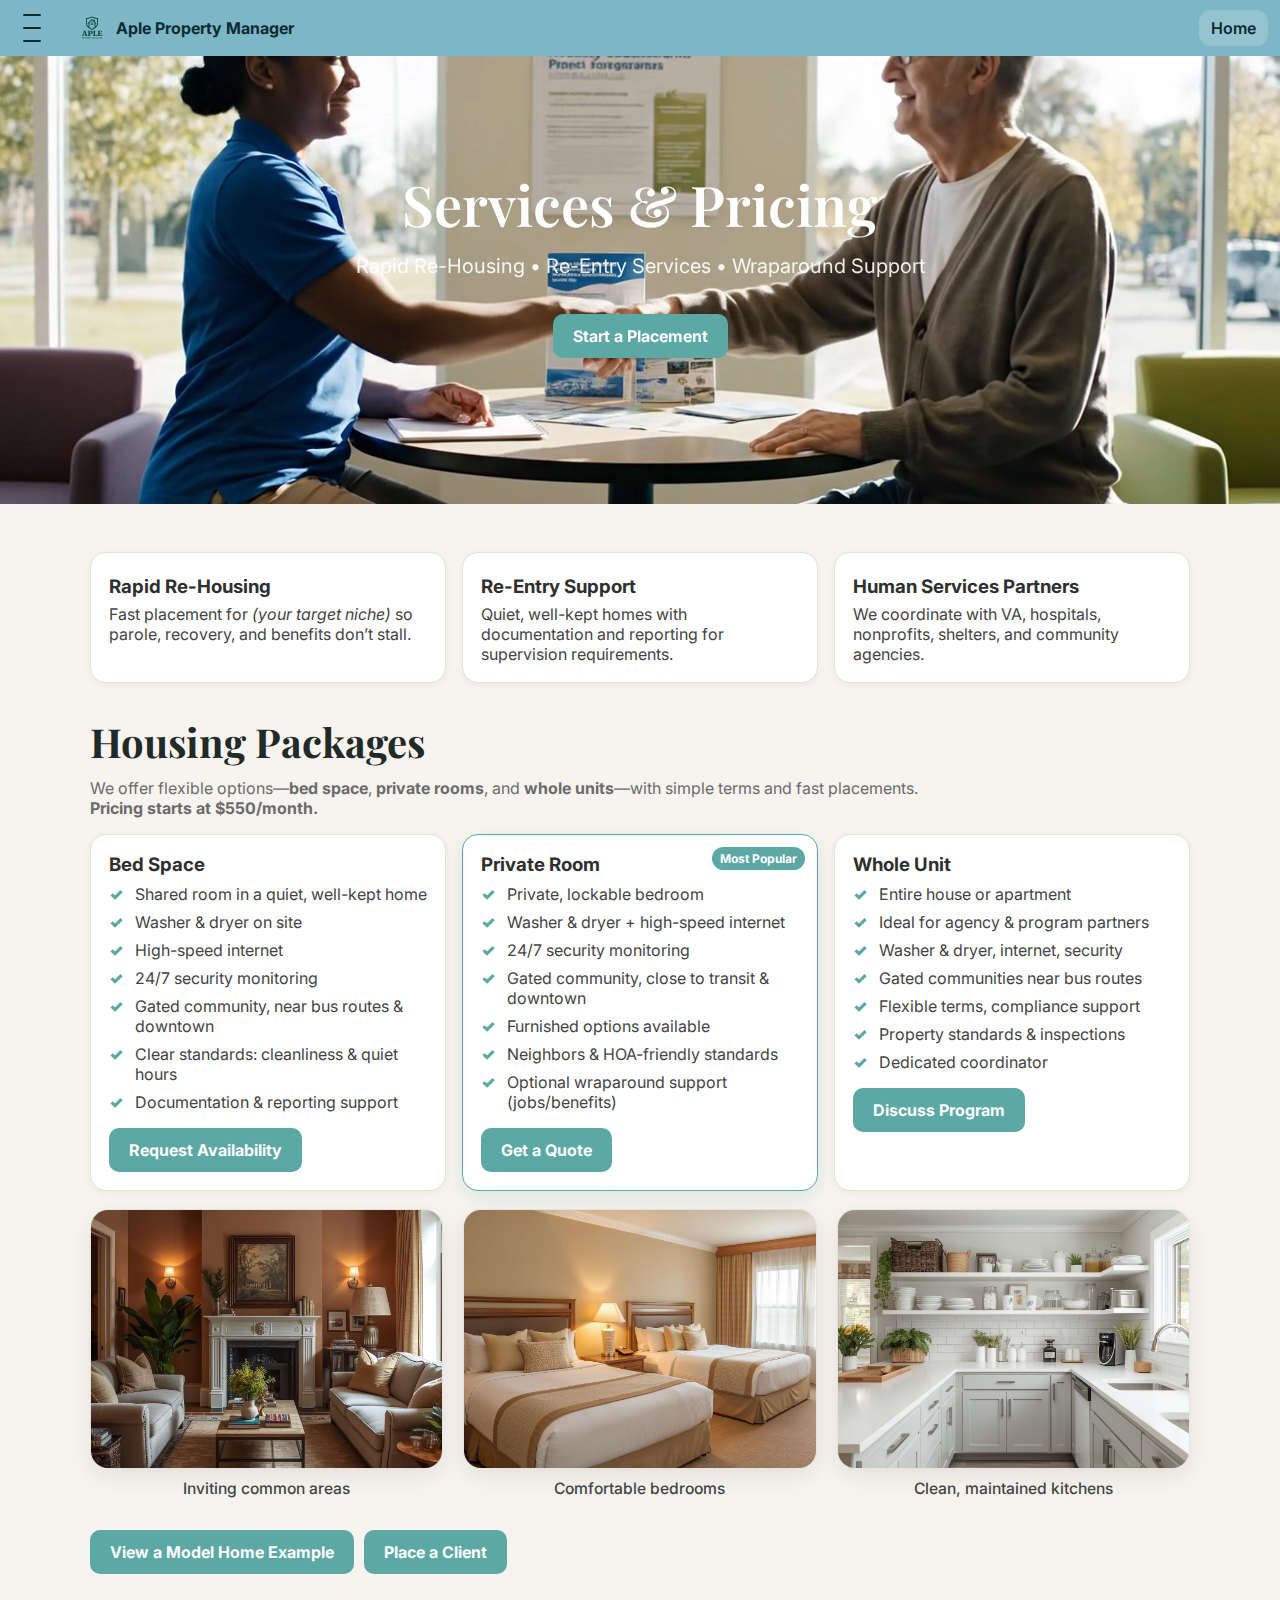
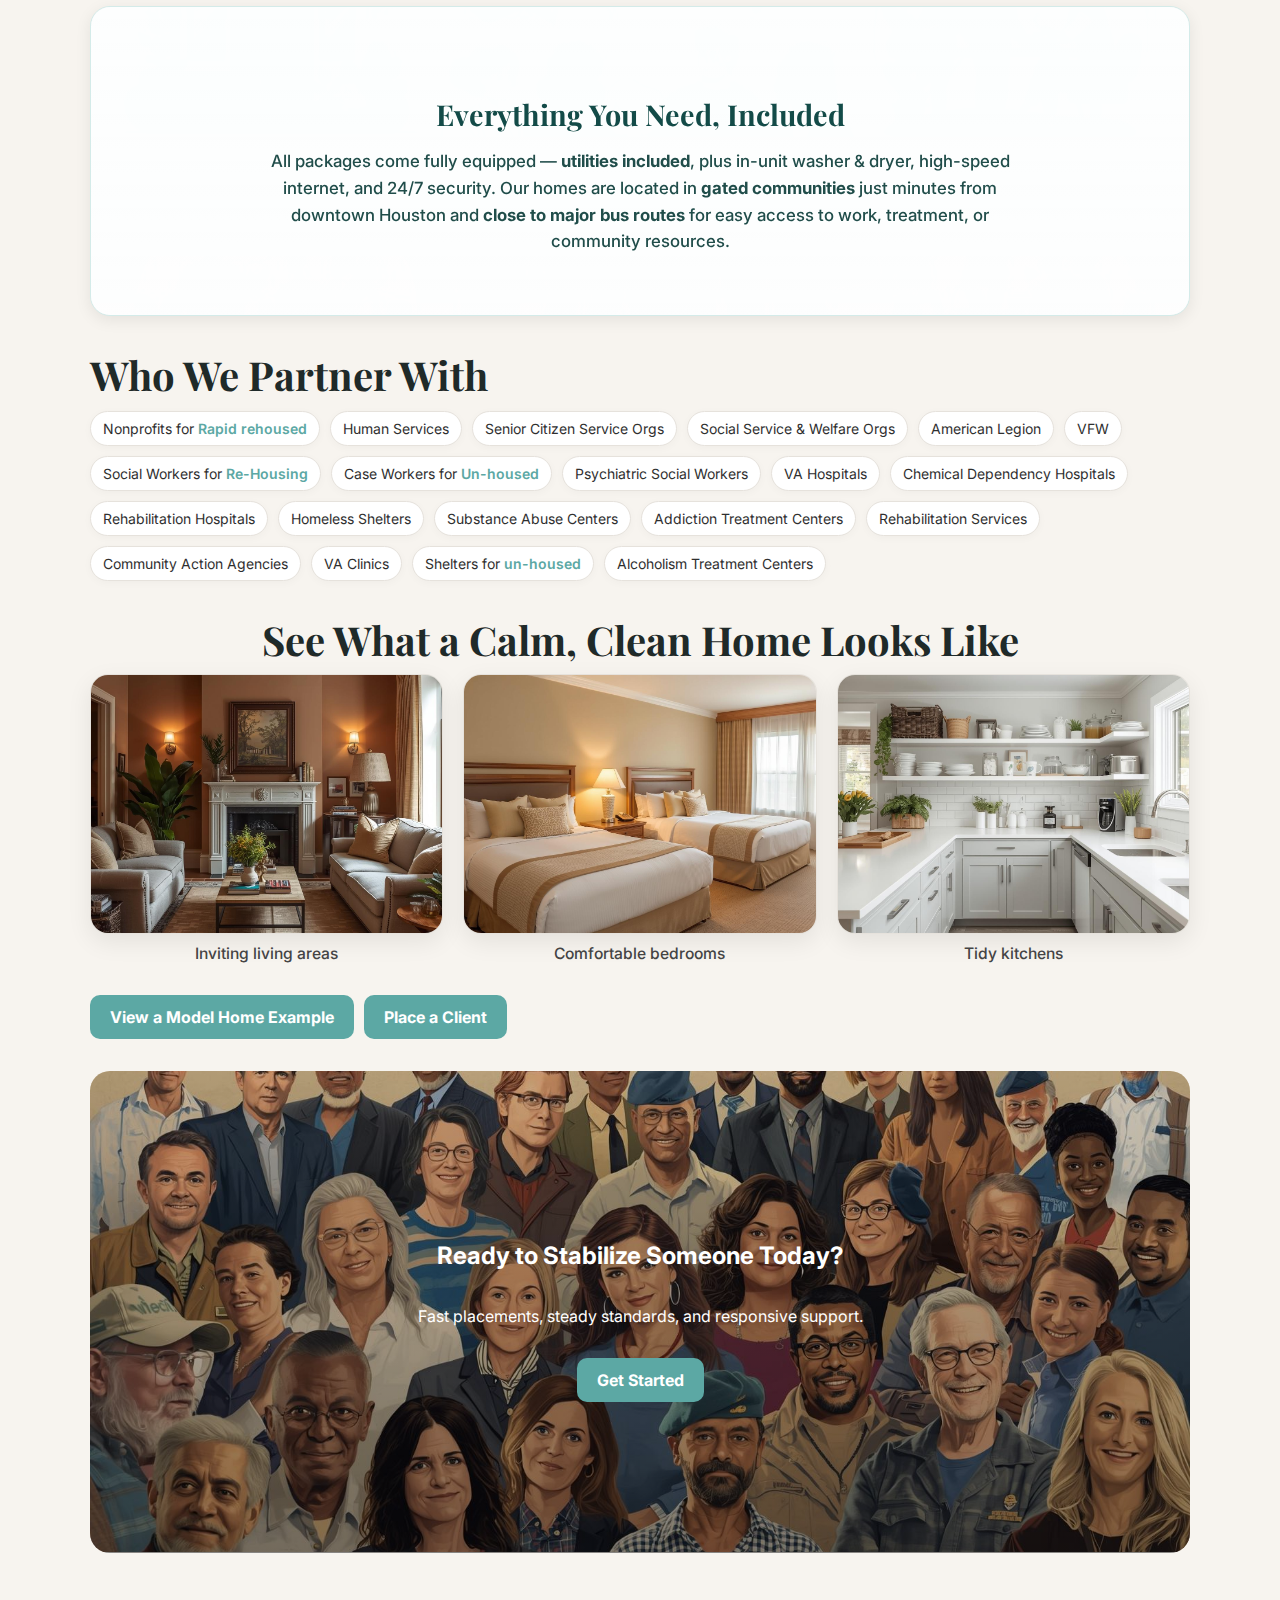
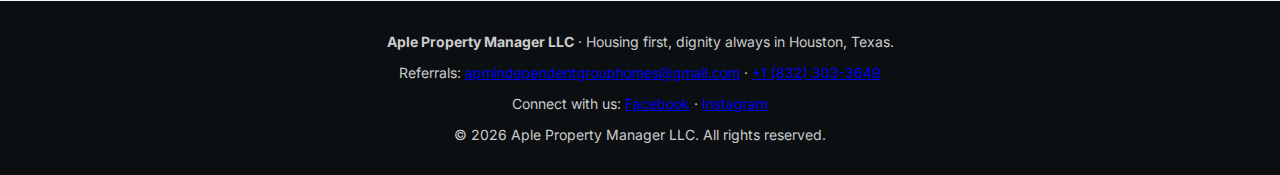
<file: services.html>
<!doctype html>
<html lang="en">
<head>
  <meta charset="utf-8"/>
  <meta name="viewport" content="width=device-width, initial-scale=1"/>
  <meta property="og:image" content="https://aplepropertymanager.com/assets/apm-og-image.jpg">
<meta property="twitter:image" content="https://aplepropertymanager.com/assets/apm-og-image.jpg">

  <link rel="stylesheet" href="./style.css"/>
  <link rel="preconnect" href="https://fonts.googleapis.com">
  <link href="https://fonts.googleapis.com/css2?family=Inter:wght@400;600&family=Playfair+Display:wght@600&display=swap" rel="stylesheet">
  <title>Services & Pricing | Aple Property Manager</title>
<meta
  name="description"
  content="Explore Aple Property Manager’s rapid re-housing, re-entry services, and wraparound support for justice-involved and vulnerable residents in Houston, TX."
/>
<link rel="canonical" href="https://www.aplepropertymanager.com/services.html" />
  <!-- Google Analytics (GA4) -->
  <script async src="https://www.googletagmanager.com/gtag/js?id=G-TFG77LXX83"></script>
  <script>
    window.dataLayer = window.dataLayer || [];
    function gtag(){dataLayer.push(arguments);}
    gtag('js', new Date());
    gtag('config', 'G-TFG77LXX83');
  </script>
</head>
<body>

    <!-- Top strip (same style as other pages) -->
    <header class="topstrip">
      <button class="iconbtn" aria-label="Open menu">
        <span class="bar"></span><span class="bar"></span><span class="bar"></span>
      </button>
      <div class="brand">
        <img src="./images/logo.png" alt="Aple logo" height="32">
        <span>Aple Property Manager</span>
      </div>
      <nav class="actions">
        <a class="signin" href="./index.html">Home</a>
      </nav>
    </header>

  <!-- Drawer -->
  <aside id="aple-drawer" class="drawer" role="dialog" aria-modal="true" aria-labelledby="drawer-title" aria-hidden="true">
    <div class="drawer-panel" role="navigation">
      <div class="drawer-head">
        <h2 id="drawer-title">Aple Property Manager</h2>
        <button id="drawer-close" class="iconbtn" aria-label="Close menu">✕</button>
      </div>
      <nav class="drawer-nav">
        <a href="./index.html" class="drawer-link">Home</a>
        <a href="./about.html" class="drawer-link">About</a>
        <a href="./services.html" class="drawer-link">Services</a>
        <a href="./referral.html" class="drawer-link">Referrals</a>
        <a href="./contact.html" class="drawer-cta">Contact</a>
      </nav>

      
      <div class="drawer-foot"><small>© <span id="drawerYear"></span> Aple Property Manager</small></div>
    </div>
    <div class="drawer-backdrop" tabindex="-1"></div>
  </aside>

  <!-- HERO: Services video header (scene7.mp4) -->
  <section class="page-hero video-hero">
    <video class="hero-video" autoplay muted playsinline loop poster="./assets/apm11.jpg">
      <source src="./assets/scene7.mp4" type="video/mp4"/>
    </video>
    <div class="overlay" aria-hidden="true"></div>
    <div class="page-hero-inner">
      <h1 class="title">Services & Pricing</h1>
      <p class="subtitle">Rapid Re-Housing • Re-Entry Services • Wraparound Support</p>
      <a class="cta-btn cta-light" href="./contact.html" data-ga="cta_start_placement">Start a Placement</a>
    </div>
  </section>

  <main class="page-wrap">

    <!-- Fast value props -->
    <section class="section lp-value">
      <div class="lp-grid-3">
        <article class="lp-card">
          <h3>Rapid Re-Housing</h3>
          <p>Fast placement for <em>(your target niche)</em> so parole, recovery, and benefits don’t stall.</p>
        </article>
        <article class="lp-card">
          <h3>Re-Entry Support</h3>
          <p>Quiet, well-kept homes with documentation and reporting for supervision requirements.</p>
        </article>
        <article class="lp-card">
          <h3>Human Services Partners</h3>
          <p>We coordinate with VA, hospitals, nonprofits, shelters, and community agencies.</p>
        </article>
      </div>
    </section>

    <!-- Packages & pricing (updated) -->
<section class="section">
    <h2 class="lp-title">Housing Packages</h2>
    <p class="lp-sub">
      We offer flexible options—<strong>bed space</strong>, <strong>private rooms</strong>, and <strong>whole units</strong>—with simple terms and fast placements.
      <br><strong>Pricing starts at $550/month.</strong>
    </p>
  
    <div class="pricing-grid">
      <!-- Bed Space -->
      <article class="price-card">
        <div class="price-head">
          <h3>Bed Space</h3>
          
        </div>
        <ul class="checklist">
          <li>Shared room in a quiet, well-kept home</li>
          <li>Washer &amp; dryer on site</li>
          <li>High-speed internet</li>
          <li>24/7 security monitoring</li>
          <li>Gated community, near bus routes &amp; downtown</li>
          <li>Clear standards: cleanliness &amp; quiet hours</li>
          <li>Documentation &amp; reporting support</li>
        </ul>
        <a class="cta-btn" href="./contact.html" data-ga="cta_request_availability">Request Availability</a>
      </article>
  
      <!-- Private Room -->
      <article class="price-card featured">
        <div class="badge">Most Popular</div>
        <div class="price-head">
          <h3>Private Room</h3>
         
        </div>
        <ul class="checklist">
          <li>Private, lockable bedroom</li>
          <li>Washer &amp; dryer + high-speed internet</li>
          <li>24/7 security monitoring</li>
          <li>Gated community, close to transit &amp; downtown</li>
          <li>Furnished options available</li>
          <li>Neighbors &amp; HOA-friendly standards</li>
          <li>Optional wraparound support (jobs/benefits)</li>
        </ul>
        <a class="cta-btn" href="./contact.html" data-ga="cta_get_quote">Get a Quote</a>
      </article>
  
      <!-- Whole Unit -->
      <article class="price-card">
        <div class="price-head">
          <h3>Whole Unit</h3>
          
        </div>
        <ul class="checklist">
          <li>Entire house or apartment</li>
          <li>Ideal for agency &amp; program partners</li>
          <li>Washer &amp; dryer, internet, security</li>
          <li>Gated communities near bus routes</li>
          <li>Flexible terms, compliance support</li>
          <li>Property standards &amp; inspections</li>
          <li>Dedicated coordinator</li>
        </ul>
        <a class="cta-btn" href="./contact.html" data-ga="cta_discuss_program">Discuss Program</a>
      </article>
    </div>
  
    <!-- Visual proof + model link -->
    <div class="lp-gallery" style="margin-top:18px;">
      <div class="lp-grid-3 images">
        <figure><img src="./assets/ApmLivingRoom.jpg" alt="Inviting common area"><figcaption>Inviting common areas</figcaption></figure>
        <figure><img src="./assets/apmBedroom.jpg" alt="Comfortable bedroom"><figcaption>Comfortable bedrooms</figcaption></figure>
        <figure><img src="./assets/apmKitchen.jpg" alt="Clean kitchen"><figcaption>Clean, maintained kitchens</figcaption></figure>
      </div>
      <div class="link-row">
        <a class="cta-btn cta-light" href="https://www.khov.com/new-construction-homes/texas/houston/cloverdale/jefferson-ii/" target="_blank" rel="noopener">
          View a Model Home Example
        </a>
        <a class="cta-btn" href="./contact.html">Place a Client</a>
      </div>
    </div>
  
   
   <!-- Reassurance banner with background images -->
<section class="reassure">
    <div class="reassure-overlay"></div>
    <div class="reassure-content">
      <h3>Everything You Need, Included</h3>
      <p>
        All packages come fully equipped — <strong>utilities included</strong>, plus
        in-unit washer &amp; dryer, high-speed internet, and 24/7 security.
        Our homes are located in <strong>gated communities</strong> just minutes
        from downtown Houston and <strong>close to major bus routes</strong> for
        easy access to work, treatment, or community resources.
      </p>
    </div>
  </section>
  
  </section>
  
    <!-- Partner Keywords -->
    <section class="section lp-chips">
      <h2 class="lp-title">Who We Partner With</h2>
      <ul class="chip-wall">
        <li>Nonprofits for <em>Rapid rehoused</em></li>
        <li>Human Services</li>
        <li>Senior Citizen Service Orgs</li>
        <li>Social Service &amp; Welfare Orgs</li>
        <li>American Legion</li>
        <li>VFW</li>
        <li>Social Workers for <em>Re-Housing</em></li>
        <li>Case Workers for <em>Un-housed</em></li>
        <li>Psychiatric Social Workers</li>
        <li>VA Hospitals</li>
        <li>Chemical Dependency Hospitals</li>
        <li>Rehabilitation Hospitals</li>
        <li>Homeless Shelters</li>
        <li>Substance Abuse Centers</li>
        <li>Addiction Treatment Centers</li>
        <li>Rehabilitation Services</li>
        <li>Community Action Agencies</li>
        <li>VA Clinics</li>
        <li>Shelters for <em>un-housed</em></li>
        <li>Alcoholism Treatment Centers</li>
      </ul>
    </section>

    <!-- Visual proof: gallery + “see a model” link -->
    <section class="section lp-gallery">
      <h2 class="lp-title">See What a Calm, Clean Home Looks Like</h2>
      <div class="lp-grid-3 images">
        <figure><img src="./assets/ApmLivingRoom.jpg" alt="Inviting living area"><figcaption>Inviting living areas</figcaption></figure>
        <figure><img src="./assets/apmBedroom.jpg" alt="Comfortable bedroom"><figcaption>Comfortable bedrooms</figcaption></figure>
        <figure><img src="./assets/apmKitchen.jpg" alt="Tidy kitchen"><figcaption>Tidy kitchens</figcaption></figure>
      </div>
      <div class="link-row">
        <a class="cta-btn cta-light" href="https://www.khov.com/new-construction-homes/texas/houston/cloverdale/jefferson-ii/" target="_blank" rel="noopener">View a Model Home Example</a>
        <a class="cta-btn" href="./contact.html">Place a Client</a>
      </div>
    </section>

    <!-- Final video band CTA (reuses scene7 poster for continuity) -->
    <section class="lp-section lp-video-band">
      <div class="lp-video-wrap">
        <video class="lp-band-video" autoplay muted playsinline loop poster="./assets/apm11.jpg">
          <source src="./assets/scene7.mp4" type="video/mp4"/>
        </video>
        <div class="lp-band-overlay"></div>
        <div class="lp-band-content">
          <h2>Ready to Stabilize Someone Today?</h2>
          <p>Fast placements, steady standards, and responsive support.</p>
          <a class="cta-btn" href="./contact.html">Get Started</a>
        </div>
      </div>
    </section>

  </main>

  <footer class="alt-footer">
    <p><strong>Aple Property Manager LLC</strong> · Housing first, dignity always in Houston, Texas.</p>
    <p>
      Referrals: 
      <a href="mailto:apmindependentgrouphomes@gmail.com">apmindependentgrouphomes@gmail.com</a> ·
      <a href="tel:+18323033649">+1 (832) 303-3649</a>
    </p>
    <p>
      Connect with us:
      <a href="https://www.facebook.com/share/1BeLY4QSeN/" target="_blank" rel="noopener noreferrer">Facebook</a> ·
      <a href="https://www.instagram.com/apmig_h25?igsh=MWdzNTRvY3R0ZGh1cw==" target="_blank" rel="noopener noreferrer">Instagram</a>
    </p>
    <p>© <span id="year"></span> Aple Property Manager LLC. All rights reserved.</p>
  </footer>

  <script>
    document.getElementById('year').textContent = new Date().getFullYear();
  </script>
  <script src="./script.js"></script>
</body>
</html>
</file>
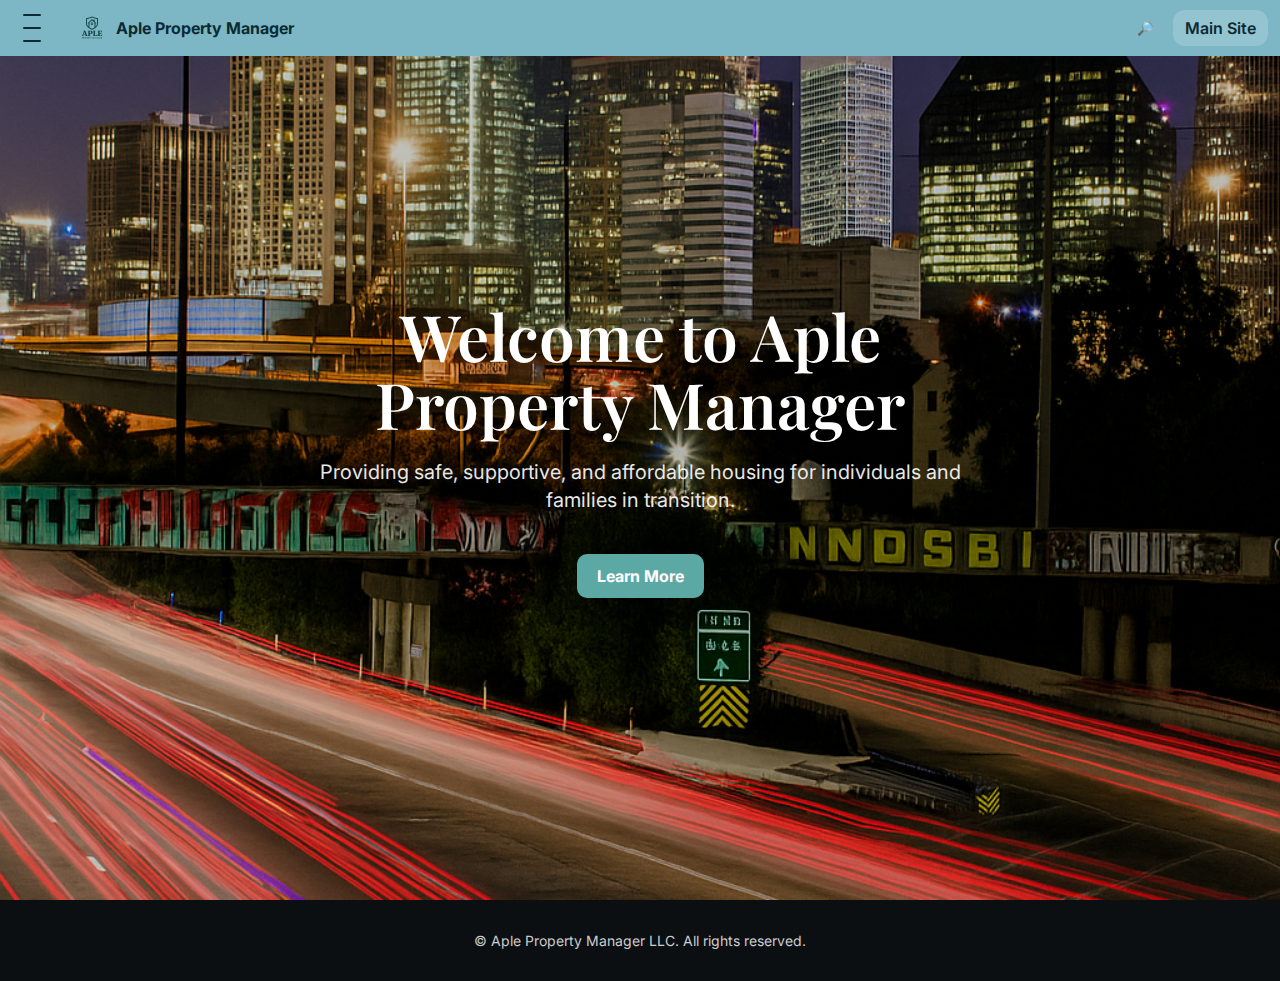
<file: aple-bootstrap-site/home.html>
<!doctype html>
<html lang="en">
<head>
  <meta charset="utf-8" />
  <meta name="viewport" content="width=device-width, initial-scale=1" />
  <title>Welcome | Aple Property Manager</title>
  <link rel="stylesheet" href="style.css" />
  <link rel="preconnect" href="https://fonts.googleapis.com">
  <link href="https://fonts.googleapis.com/css2?family=Inter:wght@400;600&family=Playfair+Display:wght@600&display=swap" rel="stylesheet">
</head>
<!-- SIDE NAV (drawer) -->
<aside id="aple-drawer"
       class="drawer"
       role="dialog"
       aria-modal="true"
       aria-labelledby="drawer-title"
       aria-hidden="true">
  <div class="drawer-panel" role="navigation">
    <div class="drawer-head">
      <h2 id="drawer-title">Aple Property Manager</h2>
      <button id="drawer-close" class="iconbtn" aria-label="Close menu">✕</button>
    </div>

    <nav class="drawer-nav">
      <a href="index.html" class="drawer-link">Landing</a>
      <a href="home.html" class="drawer-link">Home</a>
      <a href="index.html#about" class="drawer-link">About</a>
      <a href="index.html#services" class="drawer-link">Services</a>
      <a href="index.html#contact" class="drawer-link">Contact</a>
      <a href="index.html#contact" class="drawer-cta">Refer a Client</a>
    </nav>

    <div class="drawer-foot">
      <small>© <span id="drawerYear"></span> Aple Property Manager</small>
    </div>
  </div>

  <!-- Click-to-close backdrop -->
  <div class="drawer-backdrop" tabindex="-1"></div>
</aside>

<body>
  <!-- Top bar reused -->
  <header class="topstrip">
    <button class="iconbtn" aria-label="Open menu">
      <span class="bar"></span><span class="bar"></span><span class="bar"></span>
    </button>
    <div class="brand">
      <img src="images/logo.png" alt="Aple logo" height="32" />
      <span>Aple Property Manager</span>
    </div>
    <nav class="actions">
      <button class="iconbtn" aria-label="Search">🔎</button>
      <a class="signin" href="index.html">Main Site</a>
    </nav>
  </header>

  <!-- Hero with Houston skyline background -->
  <main class="hero alt-hero">
    <div class="overlay" aria-hidden="true"></div>
    <div class="hero-center">
      <h1 class="title">Welcome to Aple Property Manager</h1>
      <p class="subtitle">
        Providing safe, supportive, and affordable housing for individuals and families in transition.
      </p>
      <a href="index.html#about" class="cta-btn">Learn More</a>
    </div>
  </main>

  <footer class="alt-footer">
    <p>© <span id="year"></span> Aple Property Manager LLC. All rights reserved.</p>
  </footer>

  <script src="./script.js">
    // dynamic year
    document.getElementById('year').textContent = new Date().getFullYear();
  </script>
</body>
</html>
</file>
<file: style.css>
:root{ --aqua:#7db7c6; --overlay:rgba(0,0,0,.36); --text:#fff; }
*{box-sizing:border-box}
html,body{height:100%}
body{margin:0; color:var(--text); background:#000; font-family:Inter,system-ui,-apple-system,Segoe UI,Roboto,Arial,sans-serif}

/* Top strip */
.topstrip{position:fixed; inset:0 0 auto 0; height:56px; z-index:40; background:var(--aqua);
  display:grid; grid-template-columns:56px 1fr auto; align-items:center; padding:0 12px; gap:8px;}
.iconbtn{width:40px;height:40px;display:grid;place-items:center;border:0;border-radius:12px;background:transparent;color:#0b2a32;cursor:pointer}
.iconbtn:hover{background:rgba(255,255,255,.22)}
.bar{display:block;width:18px;height:2px;background:#0b2a32;margin:2px 0;border-radius:2px}
.brand{display:flex;align-items:center;gap:8px;color:#0b2a32;font-weight:700}
.actions{display:flex;align-items:center;gap:8px}
.signin{display:inline-block;padding:8px 12px;border-radius:12px;font-weight:600;background:rgba(255,255,255,.18);color:#0b2a32;text-decoration:none}
.signin:hover{background:rgba(255,255,255,.28)}

/* Drawer */
.drawer{position:fixed; inset:0; z-index:60; display:grid; grid-template-columns:320px 1fr; pointer-events:none}
.drawer[aria-hidden="true"]{visibility:hidden}
.drawer[aria-hidden="false"]{visibility:visible; pointer-events:auto}
.drawer-panel{background:rgba(11,15,18,.75); backdrop-filter:blur(14px); color:#fff; height:100%;
  transform:translateX(-100%); transition:transform .28s ease; display:flex; flex-direction:column}
.drawer[aria-hidden="false"] .drawer-panel{transform:translateX(0)}
.drawer-backdrop{background:rgba(0,0,0,.42); transition:opacity .28s ease; opacity:0}
.drawer[aria-hidden="false"] .drawer-backdrop{opacity:1}
.drawer-head{display:flex;align-items:center;justify-content:space-between;padding:16px 16px 8px;border-bottom:1px solid rgba(255,255,255,.08)}
.drawer-head h2{font-size:18px;margin:0;font-weight:600}
.drawer-nav{display:flex;flex-direction:column;gap:6px;padding:12px}
.drawer-link{display:block;padding:12px;border-radius:12px;color:#fff;text-decoration:none}
.drawer-link:hover{background:rgba(255,255,255,.12)}
.drawer-cta{display:block;margin-top:8px;padding:12px 14px;border-radius:12px;background:rgba(125,183,198,.85);color:#0b2a32;font-weight:700;text-align:center;text-decoration:none}
.drawer-cta:hover{background:rgba(125,183,198,1)}
.drawer-foot{margin-top:auto;padding:12px 16px;border-top:1px solid rgba(255,255,255,.08);color:rgba(255,255,255,.75)}
.body-lock{overflow:hidden}
@media (max-width:420px){ .drawer{grid-template-columns:100% 0} }

/* Hero */
.hero{position:relative; min-height:100svh; display:grid; place-items:center; overflow:hidden}
.slide{position:absolute; inset:0; background-size:cover; background-position:center; opacity:0; transition:opacity .9s ease; z-index:-2}
.slide.front{opacity:1}
.overlay{position:absolute; inset:0; background:var(--overlay); z-index:-1}
.center{margin-top:10vh; text-align:center; padding:0 16px}
.title{font-family:"Playfair Display",ui-serif,Georgia,serif; font-weight:600; font-size:clamp(36px,6vw,72px); line-height:1.06; margin:0 0 16px}
.search{display:flex;align-items:center;gap:10px;width:min(680px,92vw);margin:18px auto 0;background:#fff;color:#111;border-radius:12px;padding:12px 14px;box-shadow:0 10px 25px rgba(0,0,0,.25)}
.search input{flex:1;border:0;outline:0;background:transparent;color:#111;font-size:16px}
.visually-hidden{position:absolute;clip:rect(0 0 0 0);clip-path:inset(50%);height:1px;width:1px;overflow:hidden;white-space:nowrap}
.circlebtn{margin-top:18px;width:44px;height:44px;border-radius:50%;display:grid;place-items:center;background:rgba(0,0,0,.45);color:#fff;border:1px solid rgba(255,255,255,.35);cursor:pointer}
.circlebtn:hover{background:rgba(0,0,0,.65)}
.down{position:absolute;left:50%;bottom:22px;transform:translateX(-50%);text-decoration:none;color:#fff;font-size:28px;opacity:.85}
.content{background:#0b0f12;padding:80px 16px}
section{scroll-margin-top:90px}
/* === Alternative Home page hero === */
.alt-hero{
  position:relative;
  min-height:100vh;
  background:url("assets/houston.jpg") center center/cover no-repeat;
  display:flex;
  align-items:center;
  justify-content:center;
  text-align:center;
  color:#fff;
}

.alt-hero .overlay{
  position:absolute; inset:0;
  background:rgba(0,0,0,.45);
  backdrop-filter: blur(2px);
}

.hero-center{
  position:relative; z-index:1; max-width:720px; padding:0 16px;
}
.hero-center .title{
  font-family:"Playfair Display",serif;
  font-weight:600;
  font-size:clamp(36px,5vw,64px);
  margin-bottom:12px;
}
.hero-center .subtitle{
  font-family:Inter,sans-serif;
  font-size:clamp(16px,2vw,20px);
  line-height:1.4;
  opacity:.9;
  margin-bottom:24px;
}
.cta-btn{
  display:inline-block;
  padding:14px 26px;
  border-radius:12px;
  background:var(--aqua);
  color:#0b2a32;
  font-weight:600;
  text-decoration:none;
  transition:background .2s;
}
.cta-btn:hover{background:#90c3d2;}

.alt-footer{
  background:#0b0f12;
  text-align:center;
  color:#ccc;
  padding:18px;
  font-size:14px;
}
/* === Page hero (static image) === */
.page-hero{
  position:relative; min-height:52vh; display:grid; place-items:center;
  background: var(--overlay) center/cover no-repeat;
  background-image: var(--hero, url('./assets/apm3.jpg'));
}
.page-hero .overlay{ position:absolute; inset:0; background:rgba(0,0,0,.35); }
.page-hero-inner{ position:relative; z-index:1; text-align:center; padding:72px 16px 48px; }
.page-hero .title{ font-family:"Playfair Display",serif; font-size:clamp(32px,5vw,56px); margin:0 0 8px; }
.page-hero .subtitle{ font-size:clamp(15px,2vw,20px); opacity:.9; }

/* === Content layout === */
.page-wrap {
  background: #f7f4ef;       /* soft cream base */
  color: #2f2f2f;            /* warm dark gray text */
  padding: 48px 16px;
}
.section{ max-width:1100px; margin:0 auto 32px; }
.grid-3{ display:grid; grid-template-columns:repeat(3,1fr); gap:16px; }
@media (max-width: 900px){ .grid-3{ grid-template-columns:1fr; } }

.card {
  background: #ffffff;
  border: 1px solid #e6e2dc;
  border-radius: 16px;
  padding: 20px;
  box-shadow: 0 2px 8px rgba(0,0,0,0.05);
}
.card h2{ margin-top:0; color:#fff; }

.bullets{ margin:0; padding-left:18px; }
.bullets li{ margin:6px 0; }

/* Feature block with image */
.feature{ display:grid; grid-template-columns:1.2fr .8fr; gap:18px; align-items:center; }
.feature img{ width:100%; border-radius:16px; border:1px solid rgba(255,255,255,.06); object-fit:cover; }
@media (max-width: 900px){ .feature{ grid-template-columns:1fr; } }

/* KPIs */
.kpis{ display:grid; grid-template-columns:repeat(4,1fr); gap:12px; }
.kpi {
  background: #ffffff;
  border: 1px solid #e6e2dc;
  border-radius: 16px;
  padding: 20px;
  text-align: center;
  box-shadow: 0 2px 8px rgba(0,0,0,0.05);
}

.kpi-num { color: #5ca8a4; font-weight: 700; }
.kpi-label { color: #6b6b6b; }

@media (max-width:900px){ .kpis{ grid-template-columns:repeat(2,1fr); } }
@media (max-width:520px){ .kpis{ grid-template-columns:1fr; } }

/* CTA */
.section.cta{ text-align:center; padding:32px 16px; }
.section.cta h2{ margin:0 0 6px; }
.section.cta p{ margin:0 0 16px; color:#cfd6db; }
/* === Video hero (scene1.mp4) === */
.video-hero{
  position:relative; min-height:56vh; display:grid; place-items:center; overflow:hidden;
}
.video-hero .hero-video{
  position:absolute; inset:0; width:100%; height:100%;
  object-fit:cover; object-position:center;
}
.video-hero .overlay{ position:absolute; inset:0; background:rgba(0,0,0,.15); }
.page-hero-inner{ position:relative; z-index:1; text-align:center; padding:84px 16px 56px; }
.page-hero .title{ font-family:"Playfair Display",serif; font-size:clamp(32px,5vw,56px); margin:0 0 8px; }
.page-hero .subtitle{ font-size:clamp(15px,2vw,20px); opacity:.9; }

/* === Generic page layout (reuses earlier About styles) === */
.page-wrap {
  background: #f7f4ef;       /* soft cream base */
  color: #2f2f2f;            /* warm dark gray text */
  padding: 48px 16px;
}
.section{ max-width:1100px; margin:0 auto 32px; }
.grid-3{ display:grid; grid-template-columns:repeat(3,1fr); gap:16px; }
.grid-2{ display:grid; grid-template-columns:1fr 1fr; gap:16px; }
@media (max-width: 900px){ .grid-3{ grid-template-columns:1fr } .grid-2{ grid-template-columns:1fr } }

.card {
  background: #ffffff;
  border: 1px solid #e6e2dc;
  border-radius: 16px;
  padding: 20px;
  box-shadow: 0 2px 8px rgba(0,0,0,0.05);
}
.card h2{ margin-top:0; color:black; }
.bullets{ margin:0; padding-left:18px; }
.bullets li{ margin:6px 0; }

/* Feature (text + image) */
.feature{ display:grid; grid-template-columns:1.2fr .8fr; gap:18px; align-items:center; }
.feature img{ width:100%; border-radius:16px; border:1px solid rgba(255,255,255,.06); object-fit:cover; }
@media (max-width: 900px){ .feature{ grid-template-columns:1fr } }

/* KPIs */
.kpis{ display:grid; grid-template-columns:repeat(4,1fr); gap:12px; }
.kpi {
  background: #ffffff;
  border: 1px solid #e6e2dc;
  border-radius: 16px;
  padding: 20px;
  text-align: center;
  box-shadow: 0 2px 8px rgba(0,0,0,0.05);
}
.kpi-num { color: #5ca8a4; font-weight: 700; }
.kpi-label { color: #6b6b6b; }

@media (max-width:900px){ .kpis{ grid-template-columns:repeat(2,1fr) } }
@media (max-width:520px){ .kpis{ grid-template-columns:1fr } }

/* CTA */
.section.cta{ text-align:center; padding:32px 16px; }
.section.cta h2{ margin:0 0 6px; }
.section.cta p{ margin:0 0 16px; color:#cfd6db; }

/* === Video band (scene2.mp4) === */
.video-band{
  position:relative; max-width:1100px; margin:24px auto 40px; border-radius:20px; overflow:hidden;
  aspect-ratio: 16 / 7;
}
.band-video{
  position:absolute; inset:0; width:100%; height:100%; object-fit:cover; object-position:center;
}
.band-overlay{ position:absolute; inset:0; background:linear-gradient(0deg, rgba(0,0,0,.5), rgba(0,0,0,.25)); }
.band-content{
  position:relative; z-index:1; height:100%;
  display:flex; flex-direction:column; align-items:center; justify-content:center;
  text-align:center; padding:16px; color:#fff;
}
.band-content h2{ margin:0 0 6px; font-size:clamp(22px,3.2vw,32px) }
.band-content p{ margin:0; opacity:.95 }


.section.cta {
  text-align: center;
  padding: 32px 16px;
  background: #e0f0ee;       /* subtle teal tint */
  border-radius: 20px;
}

.section.cta h2 { color: #1a1a1a; }
.section.cta p { color: #444; }
.cta-btn {
  background: #5ca8a4;
  color: #fff;
  padding: 12px 24px;
  border-radius: 8px;
  text-decoration: none;
  display: inline-block;
  font-weight: 600;
  transition: background 0.25s ease;
}
.cta-btn:hover { background: #4d918d; }

/* Contact specifics */
.contact-card .contact-list{
  list-style:none; padding:0; margin:8px 0 12px;
  display:grid; gap:10px;
}
.contact-card .contact-list li{
  display:flex; align-items:center; justify-content:space-between;
  gap:12px; padding:10px 12px; border:1px solid #e6e2dc; border-radius:12px; background:#fff;
}
.contact-card .contact-list span{ color:#6b6b6b; }
.contact-card .small-note{ color:#6b6b6b; margin:8px 2px 0; }

.contact-form{ display:grid; gap:12px; }
.contact-form label{ display:grid; gap:6px; }
.contact-form input, .contact-form textarea{
  border:1px solid #e0dbd4; background:#fff; color:#2f2f2f;
  border-radius:10px; padding:12px; font-size:16px; outline:none;
}
.contact-form input:focus, .contact-form textarea:focus{
  border-color:#5ca8a4; box-shadow:0 0 0 3px rgba(92,168,164,.18);
}
.form-note{ margin:8px 0 0; color:#2f2f2f; }
/* Landing page sections */
.lp-section{ padding:44px 0; background:#f7f4ef; }
.lp-wrap{ max-width:1200px; margin:0 auto; padding:0 16px; }
.lp-title{ margin:0 0 10px; font-family:"Playfair Display",serif; font-size:clamp(26px,4.5vw,40px); color:#1f2a29; }
.lp-sub{ margin:0 0 16px; color:#6b6b6b; }

/* Cards grid */
.lp-grid-3{ display:grid; grid-template-columns:repeat(3,1fr); gap:16px; }
@media (max-width:900px){ .lp-grid-3{ grid-template-columns:1fr; } }
.lp-card{
  background:#fff; border:1px solid #e6e2dc; border-radius:16px; padding:18px;
  box-shadow:0 2px 8px rgba(0,0,0,.05);
}
.lp-card h3{ margin:.25rem 0 .35rem; color:#2f2f2f; }
.lp-card p{ margin:0; color:#444; }

/* Chips wall */
.chip-wall{ list-style:none; padding:0; margin:8px 0 0; display:flex; flex-wrap:wrap; gap:10px; }
.chip-wall li{
  background:#fff; color:#2f2f2f; border:1px solid #e6e2dc; border-radius:999px;
  padding:8px 12px; font-size:14px; box-shadow:0 2px 8px rgba(0,0,0,.03);
}
.chip-wall em{ font-style:normal; color:#5ca8a4; font-weight:600; }

/* Video band */
.lp-video-band{ background:#f7f4ef; padding:0; }
.lp-video-wrap{ position:relative; max-width:1100px; margin:0 auto; border-radius:20px; overflow:hidden; aspect-ratio:16/7; }
.lp-band-video{ position:absolute; inset:0; width:100%; height:100%; object-fit:cover; }
.lp-band-overlay{ position:absolute; inset:0; background:linear-gradient(0deg, rgba(0,0,0,.45), rgba(0,0,0,.2)); }
.lp-band-content{
  position:relative; z-index:1; height:100%; display:flex; flex-direction:column; align-items:center; justify-content:center;
  text-align:center; color:#fff; padding:16px;
}
.cta-light{ background:rgba(255,255,255,.9); color:#0d3a38; }
.cta-light:hover{ background:#fff; }

/* Gallery */
.lp-gallery{
  background:#f7f4ef;
}

.lp-gallery .lp-wrap{
  padding-top:32px;
  padding-bottom:40px;
}

.lp-gallery .lp-title{
  text-align:center;
  margin-bottom:8px;
}

.lp-gallery .lp-sub{
  text-align:center;
  margin-bottom:24px;
}

/* 3-up grid for the images */
.lp-gallery .images{
  display:grid;
  grid-template-columns:repeat(3, minmax(0,1fr));
  gap:20px;
}

@media (max-width:900px){
  .lp-gallery .images{
    grid-template-columns:1fr;
  }
}

.lp-gallery figure{
  margin:0;
  text-align:center;
}

.lp-gallery img{
  width:100%;
  height:260px;
  object-fit:cover;
  border-radius:18px;
  border:1px solid #e6e2dc;
  box-shadow:0 8px 24px rgba(0,0,0,.08);
  display:block;
  background:#fff;
}

.lp-gallery figcaption{
  margin-top:10px;
  font-size:0.98rem;
  font-weight:500;
  color:#444;
}

/* Mini gallery frame */
.gallery-frame {
  background: #f7f4ef;
  border-radius: 24px;
  padding: 32px 24px 28px;
  border: 4px solid #0d3a38; /* deep teal frame */
}

/* Make sure the gallery uses a neat grid */
.lp-gallery .images {
  /* lp-grid-3 already sets display:grid; columns; gap;
     this is just a safety net if needed */
}

/* CTA centered under gallery */
.gallery-cta {
  margin-top: 24px;
  text-align: center;
}



/* CTA button (uses your palette) */
.cta-btn{
  display:inline-block; margin-top:16px; padding:12px 20px; border-radius:10px; text-decoration:none;
  font-weight:700; background:#5ca8a4; color:#fff; transition:background .25s ease, transform .05s ease-in;
}
.cta-btn:hover{ background:#4d918d; }
.cta-btn:active{ transform:translateY(1px); }
/* Pricing grid */
.pricing-grid{ display:grid; grid-template-columns:repeat(3,1fr); gap:16px; margin-top:12px; }
@media (max-width:900px){ .pricing-grid{ grid-template-columns:1fr; } }

.price-card{
  position:relative; background:#fff; border:1px solid #e6e2dc; border-radius:16px; padding:18px;
  box-shadow:0 2px 8px rgba(0,0,0,.05);
}
.price-card.featured{ border-color:#5ca8a4; box-shadow:0 6px 18px rgba(92,168,164,.18); }
.badge{
  position:absolute; top:12px; right:12px;
  background:#5ca8a4; color:#fff; font-weight:700; font-size:12px; padding:4px 8px; border-radius:999px;
}
.price-head{ display:flex; align-items:end; justify-content:space-between; gap:8px; margin-bottom:8px; }
.price-head h3{ margin:0; color:#2f2f2f; }
.price{ font-size:28px; font-weight:800; color:#2f2f2f; }
.price span{ font-size:14px; font-weight:600; color:#6b6b6b; margin-left:2px; }

.checklist{ list-style:none; padding:0; margin:8px 0 0; display:grid; gap:8px; }
.checklist li{ position:relative; padding-left:26px; color:#444; }
.checklist li::before{
  content:"✓"; position:absolute; left:0; top:0; color:#5ca8a4; font-weight:900;
}

.micro-note{ margin-top:10px; color:#6b6b6b; }

/* Link row under gallery */
.link-row{ display:flex; gap:10px; flex-wrap:wrap; margin-top:16px; }

/* Soft reassurance bar under pricing */
.reassure{
  margin-top:18px;
  background:#e9f4f3;          /* gentle teal tint */
  border:1px solid #d4ebe9;
  border-radius:14px;
  padding:14px 16px;
  color:#0d3a38;
  box-shadow:0 1px 6px rgba(0,0,0,.04);
}
.reassure p{ margin:0; font-weight:600; }

/* Reassurance banner redesign */
.reassure {
  position: relative;
  overflow: hidden;
  margin-top: 32px;
  border-radius: 20px;
  color: #0b2f2d;
  text-align: center;
  padding: 60px 20px;
  background: #e9f4f3;
  box-shadow: 0 4px 16px rgba(0,0,0,0.08);
}

/* Layer images blended for soft ambience */
.reassure::before {
  content: "";
  position: absolute;
  inset: 0;
  background: 
    url("./assets/apm10.jpg") center/cover no-repeat,
    url("./assets/apm11.jpg") center/cover no-repeat;
  opacity: 0.25;
  mix-blend-mode: lighten;
  z-index: 0;
}

/* Overlay for readability */
.reassure-overlay {
  position: absolute;
  inset: 0;
  background: linear-gradient(
    180deg,
    rgba(255, 255, 255, 0.85) 0%,
    rgba(255, 255, 255, 0.9) 100%
  );
  z-index: 1;
}

.reassure-content {
  position: relative;
  z-index: 2;
  max-width: 750px;
  margin: 0 auto;
}

.reassure-content h3 {
  font-family: "Playfair Display", serif;
  font-size: 1.8rem;
  margin-bottom: 0.5em;
  color: #134b48;
}

.reassure-content p {
  font-size: 1.05rem;
  line-height: 1.6;
  font-weight: 500;
  color: #204d4a;
}

@media (max-width: 768px) {
  .reassure {
    padding: 40px 16px;
  }
  .reassure-content h3 {
    font-size: 1.5rem;
  }
}

.bg-aple-light {
  background-color: #eaf6f5; /* soft teal tint */
  color: #0d3a38;
}
/* Make hero content truly centered */
.page-hero .page-hero-inner.center{
  position: relative;
  z-index: 2;
  max-width: 1100px;
  margin: 0 auto;
  min-height: clamp(340px, 52vh, 640px);
  display: flex;
  flex-direction: column;
  align-items: center;       /* horizontal centering */
  justify-content: center;   /* vertical centering */
  text-align: center;        /* center text */
}

/* Styled subtitle pill */
.subtitle-chip{
  margin: 12px 0 16px;
  padding: 10px 16px;
  border-radius: 999px;
  background: rgba(255,255,255,.92);
  color: #0d3a38;
  font-weight: 600;
  box-shadow: 0 6px 18px rgba(0,0,0,.08);
  backdrop-filter: blur(3px);
  display: inline-block;
}

/* gentle entrance */
.subtitle-chip{
  animation: fadeInUp 800ms ease both;
}
@keyframes fadeInUp{
  from{ opacity:0; transform: translateY(18px); }
  to{ opacity:1; transform: translateY(0); }
}
/* --- HARD OVERRIDE: keep cards side-by-side and vertically centered --- */
#partnersRow {
  display: flex !important;         /* crush any prior grid rule */

}

/* Card sizing & look */
#partnersRow .partner-card {
  flex: 0 1 360px !important;       /* consistent width, can shrink a bit */
  max-width: 380px !important;
  width: 100% !important;
  text-align: center;
  background: #fff;
  border-radius: 16px;
  overflow: hidden;
  box-shadow: 0 8px 24px rgba(0,0,0,.08);
}

#partnersRow .partner-card img {
  width: 100% !important;
  height: auto !important;
  display: block !important;
}

#partnersRow .partner-card figcaption {
  font-weight: 600;
  color: #0d3a38;
  padding: 14px 10px 18px;
  background: #f9f9f9;
}

/* Wrap to two/one columns only on smaller screens */
@media (max-width: 1100px){
  #partnersRow { flex-wrap: wrap !important; }
}
@media (max-width: 640px){
  #partnersRow { gap: 22px !important; }
  #partnersRow .partner-card { flex: 1 1 100% !important; max-width: 520px !important; }
}

/* ===== Aple Referral Form – visual upgrade (no Bootstrap required) ===== */

/* Card wrapper */
.aple-card {
  background: #ffffff;
  border-radius: 18px;
  padding: 28px;
  box-shadow: 0 14px 40px rgba(0,0,0,.08);
  border: 1px solid #ece7df;
}

/* Headings + helper text */
.aple-title { color:#0d3a38; font-weight:800; margin-bottom:8px; }
.aple-subtle { color:#51605f; }

/* Labels and field spacing */
#referralForm label { display:block; font-weight:600; color:#0f403d; margin-bottom:6px; }
#referralForm .group { margin-bottom:16px; }

/* Inputs, selects, textareas */
#referralForm input:not([type="checkbox"]),
#referralForm select,
#referralForm textarea {
  width: 100%;
  border: 1px solid #e1dcd4;
  border-radius: 12px;
  padding: 12px 14px;
  font-size: 16px;
  background: #fff;
  color: #1a1a1a;
  outline: none;
  transition: border-color .15s ease, box-shadow .15s ease;
}

/* Focus ring */
#referralForm input:not([type="checkbox"]):focus,
#referralForm select:focus,
#referralForm textarea:focus {
  border-color: #5ca8a4;
  box-shadow: 0 0 0 4px rgba(92,168,164,.18);
}

/* Select chevron */
#referralForm select {
  -webkit-appearance: none; -moz-appearance: none; appearance: none;
  background-image:
    linear-gradient(45deg, transparent 50%, #0d3a38 50%),
    linear-gradient(135deg, #0d3a38 50%, transparent 50%),
    linear-gradient(to right, transparent, transparent);
  background-position:
    calc(100% - 18px) calc(50% - 3px),
    calc(100% - 12px) calc(50% - 3px),
    100% 0;
  background-size: 6px 6px, 6px 6px, 2.2em 100%;
  background-repeat: no-repeat;
}

/* Checkbox row */
#referralForm .form-check { display:flex; align-items:flex-start; gap:10px; margin-top:6px; }
#referralForm .form-check-input { width:18px; height:18px; margin-top:3px; }

/* Validation messages (your existing text) */
#referralForm .invalid-feedback { color:#b42318; font-size:.9rem; margin-top:6px; }

/* CTA button */
.aple-btn {
  display:inline-block;
  padding: 12px 22px;
  border-radius: 12px;
  background:#198754;
  color:#fff;
  font-weight:700;
  border: none;
  box-shadow: 0 8px 20px rgba(25,135,84,.25);
  transition: transform .1s ease, box-shadow .2s ease, background .2s ease;
}
.aple-btn:hover { background:#157347; box-shadow:0 10px 24px rgba(25,135,84,.35); }
.aple-btn:active { transform: translateY(1px); }

/* Simple responsive grid (replaces Bootstrap cols if CDN fails) */
.row { display:flex; flex-wrap:wrap; margin:-10px; }
.col-12, .col-md-6, .col-md-4 { padding:10px; }
.col-12 { flex:0 0 100%; max-width:100%; }
.col-md-6 { flex:0 0 50%; max-width:50%; }
.col-md-4 { flex:0 0 33.333%; max-width:33.333%; }
@media (max-width: 900px){
  .col-md-6, .col-md-4 { flex:0 0 100%; max-width:100%; }
}

/* Nice alert/incentive bar */
.aple-alert {
  background:#eaf6f5;
  color:#0d3a38;
  border:1px solid #d9efec;
  padding:14px 16px;
  border-radius:14px;
  box-shadow:0 8px 24px rgba(0,0,0,.04);
}

/* Section spacing helper */
.aple-section { padding: 24px 0; }
/* Hide red messages by default */
.invalid-feedback { 
  display: none; 
  color: #d93025; 
  font-size: 0.9rem; 
  margin-top: 6px; 
  font-weight: 600;
}

/* Red highlight when invalid after submit */
.is-invalid {
  border-color: #d93025 !important;
  box-shadow: 0 0 0 3px rgba(217,48,37,.15);
}

/* For custom checkboxes/radios */
.form-check-input.is-invalid {
  outline: 2px solid rgba(217,48,37,.45);
  outline-offset: 2px;
}

/* Contact form layout & inputs */
#contactForm { max-width: 720px; }
#contactForm .group { margin-bottom: 16px; }

#contactForm input:not([type="checkbox"]),
#contactForm select,
#contactForm textarea {
  width: 100%;
  max-width: 100%;
  box-sizing: border-box;
  display: block;
  border: 1px solid #e1dcd4;
  border-radius: 12px;
  padding: 12px 14px;
  font-size: 16px;
  background: #fff;
  color: #1a1a1a;
  outline: none;
  transition: border-color .15s ease, box-shadow .15s ease;
}

#contactForm input:not([type="checkbox"]):focus,
#contactForm select:focus,
#contactForm textarea:focus {
  border-color: #5ca8a4;
  box-shadow: 0 0 0 4px rgba(92,168,164,.18);
}

/* Validation (same as referral) */
.invalid-feedback { 
  display: none; 
  color: #d93025; 
  font-size: 0.9rem; 
  margin-top: 6px; 
  font-weight: 600;
}
.is-invalid {
  border-color: #d93025 !important;
  box-shadow: 0 0 0 3px rgba(217,48,37,.15);
}

.contact-hours {
  text-align: center;
  margin-top: 20px;
  line-height: 1.6;
  color: #2b2b2b;
  font-size: 1rem;
  background: #f7f5f2;
  border-radius: 12px;
  padding: 18px 16px;
  box-shadow: 0 2px 5px rgba(0,0,0,0.05);
}

.contact-hours p {
  margin: 6px 0;
}

.contact-hours p strong {
  color: #14635b;
  font-weight: 700;
  font-size: 1.1rem;
  letter-spacing: 0.3px;
}

/* Referral form validation styles */
#referralForm .invalid-feedback {
  display: none;
  font-size: 0.875rem;
  color: #b3261e;
  margin-top: 4px;
}

#referralForm .is-invalid {
  border-color: #b3261e;
}
#referralForm .form-label {
  font-weight: 600;
}

#referralForm .btn-success {
  border-radius: 999px; /* pill-style button, looks friendly */
}
/* Aple Property Manager button style */
.aple-btn {
  background-color: #4FA3A5;     /* calming teal */
  color: white;
  border: none;
  border-radius: 25px;           /* smooth pill shape */
  font-size: 1rem;
  font-weight: 600;
  transition: all 0.3s ease;
  box-shadow: 0 3px 8px rgba(0,0,0,0.15);
}

.aple-btn:hover {
  background-color: #3c8a8c;     /* slightly darker teal */
  transform: translateY(-2px);
  box-shadow: 0 5px 15px rgba(0,0,0,0.25);
}

.aple-btn:active {
  transform: translateY(0);
  box-shadow: none;
}
/* === CONTACT PAGE POLISH OVERRIDES === */

/* Card itself */
.contact-card{
  background:#ffffff;
  border-radius:22px;
  border:1px solid #e7e1d6;
  padding:20px 18px 22px;
  box-shadow:0 10px 26px rgba(0,0,0,.06);
}

/* Title */
.contact-card h2{
  margin:0 0 12px;
  font-size:1.2rem;
  color:#0d3a38;
}

/* List layout */
.contact-card .contact-list{
  list-style:none;
  padding:0;
  margin:4px 0 16px;
  display:grid;
  gap:10px;
}

/* Each row */
.contact-card .contact-list li{
  display:flex;
  flex-direction:column;      /* always stacked label + value */
  align-items:flex-start;
  gap:4px;
  padding:10px 12px;
  border-radius:14px;
  border:1px solid #ece3d6;
  background:#faf6f1;
}

/* Label (Phone / Email / City) */
.contact-card .contact-list span{
  font-size:0.78rem;
  font-weight:600;
  color:#888;
  letter-spacing:.06em;
  text-transform:uppercase;
}

/* Values */
.contact-card .contact-list a{
  font-size:0.95rem;
  font-weight:600;
  color:#14635b;
  text-decoration:none;
}

.contact-card .contact-list a:hover{
  text-decoration:underline;
}

.contact-card .contact-list em{
  font-size:0.95rem;
  color:#444;
}

/* Best-times box: tighten a bit */
.contact-hours{
  margin-top:14px;
  padding:16px 14px;
  border-radius:16px;
  background:#f7f5f2;
  box-shadow:0 4px 14px rgba(0,0,0,.04);
  font-size:0.94rem;
}

/* TWO-COLUMN → ONE-COLUMN on mobile + nicer spacing */
@media (max-width:768px){
  .page-wrap{
    padding:32px 14px;
  }

  .section.grid-2{
    grid-template-columns:1fr;
    gap:24px;
  }

  .contact-card{
    padding:18px 16px 20px;
    border-radius:20px;
  }
}
</file>
<file: aple-bootstrap-site/style.css>
:root{ --aqua:#7db7c6; --overlay:rgba(0,0,0,.36); --text:#fff; }
*{box-sizing:border-box}
html,body{height:100%}
body{margin:0; color:var(--text); background:#000; font-family:Inter,system-ui,-apple-system,Segoe UI,Roboto,Arial,sans-serif}

/* Top strip */
.topstrip{position:fixed; inset:0 0 auto 0; height:56px; z-index:40; background:var(--aqua);
  display:grid; grid-template-columns:56px 1fr auto; align-items:center; padding:0 12px; gap:8px;}
.iconbtn{width:40px;height:40px;display:grid;place-items:center;border:0;border-radius:12px;background:transparent;color:#0b2a32;cursor:pointer}
.iconbtn:hover{background:rgba(255,255,255,.22)}
.bar{display:block;width:18px;height:2px;background:#0b2a32;margin:2px 0;border-radius:2px}
.brand{display:flex;align-items:center;gap:8px;color:#0b2a32;font-weight:700}
.actions{display:flex;align-items:center;gap:8px}
.signin{display:inline-block;padding:8px 12px;border-radius:12px;font-weight:600;background:rgba(255,255,255,.18);color:#0b2a32;text-decoration:none}
.signin:hover{background:rgba(255,255,255,.28)}

/* Drawer */
.drawer{position:fixed; inset:0; z-index:60; display:grid; grid-template-columns:320px 1fr; pointer-events:none}
.drawer[aria-hidden="true"]{visibility:hidden}
.drawer[aria-hidden="false"]{visibility:visible; pointer-events:auto}
.drawer-panel{background:rgba(11,15,18,.75); backdrop-filter:blur(14px); color:#fff; height:100%;
  transform:translateX(-100%); transition:transform .28s ease; display:flex; flex-direction:column}
.drawer[aria-hidden="false"] .drawer-panel{transform:translateX(0)}
.drawer-backdrop{background:rgba(0,0,0,.42); transition:opacity .28s ease; opacity:0}
.drawer[aria-hidden="false"] .drawer-backdrop{opacity:1}
.drawer-head{display:flex;align-items:center;justify-content:space-between;padding:16px 16px 8px;border-bottom:1px solid rgba(255,255,255,.08)}
.drawer-head h2{font-size:18px;margin:0;font-weight:600}
.drawer-nav{display:flex;flex-direction:column;gap:6px;padding:12px}
.drawer-link{display:block;padding:12px;border-radius:12px;color:#fff;text-decoration:none}
.drawer-link:hover{background:rgba(255,255,255,.12)}
.drawer-cta{display:block;margin-top:8px;padding:12px 14px;border-radius:12px;background:rgba(125,183,198,.85);color:#0b2a32;font-weight:700;text-align:center;text-decoration:none}
.drawer-cta:hover{background:rgba(125,183,198,1)}
.drawer-foot{margin-top:auto;padding:12px 16px;border-top:1px solid rgba(255,255,255,.08);color:rgba(255,255,255,.75)}
.body-lock{overflow:hidden}
@media (max-width:420px){ .drawer{grid-template-columns:100% 0} }

/* Hero */
.hero{position:relative; min-height:100svh; display:grid; place-items:center; overflow:hidden}
.slide{position:absolute; inset:0; background-size:cover; background-position:center; opacity:0; transition:opacity .9s ease; z-index:-2}
.slide.front{opacity:1}
.overlay{position:absolute; inset:0; background:var(--overlay); z-index:-1}
.center{margin-top:10vh; text-align:center; padding:0 16px}
.title{font-family:"Playfair Display",ui-serif,Georgia,serif; font-weight:600; font-size:clamp(36px,6vw,72px); line-height:1.06; margin:0 0 16px}
.search{display:flex;align-items:center;gap:10px;width:min(680px,92vw);margin:18px auto 0;background:#fff;color:#111;border-radius:12px;padding:12px 14px;box-shadow:0 10px 25px rgba(0,0,0,.25)}
.search input{flex:1;border:0;outline:0;background:transparent;color:#111;font-size:16px}
.visually-hidden{position:absolute;clip:rect(0 0 0 0);clip-path:inset(50%);height:1px;width:1px;overflow:hidden;white-space:nowrap}
.circlebtn{margin-top:18px;width:44px;height:44px;border-radius:50%;display:grid;place-items:center;background:rgba(0,0,0,.45);color:#fff;border:1px solid rgba(255,255,255,.35);cursor:pointer}
.circlebtn:hover{background:rgba(0,0,0,.65)}
.down{position:absolute;left:50%;bottom:22px;transform:translateX(-50%);text-decoration:none;color:#fff;font-size:28px;opacity:.85}
.content{background:#0b0f12;padding:80px 16px}
section{scroll-margin-top:90px}
/* === Alternative Home page hero === */
.alt-hero{
  position:relative;
  min-height:100vh;
  background:url("assets/houston.jpg") center center/cover no-repeat;
  display:flex;
  align-items:center;
  justify-content:center;
  text-align:center;
  color:#fff;
}

.alt-hero .overlay{
  position:absolute; inset:0;
  background:rgba(0,0,0,.45);
  backdrop-filter: blur(2px);
}

.hero-center{
  position:relative; z-index:1; max-width:720px; padding:0 16px;
}
.hero-center .title{
  font-family:"Playfair Display",serif;
  font-weight:600;
  font-size:clamp(36px,5vw,64px);
  margin-bottom:12px;
}
.hero-center .subtitle{
  font-family:Inter,sans-serif;
  font-size:clamp(16px,2vw,20px);
  line-height:1.4;
  opacity:.9;
  margin-bottom:24px;
}
.cta-btn{
  display:inline-block;
  padding:14px 26px;
  border-radius:12px;
  background:var(--aqua);
  color:#0b2a32;
  font-weight:600;
  text-decoration:none;
  transition:background .2s;
}
.cta-btn:hover{background:#90c3d2;}

.alt-footer{
  background:#0b0f12;
  text-align:center;
  color:#ccc;
  padding:18px;
  font-size:14px;
}
/* === Page hero (static image) === */
.page-hero{
  position:relative; min-height:52vh; display:grid; place-items:center;
  background: var(--overlay) center/cover no-repeat;
  background-image: var(--hero, url('./assets/apm3.jpg'));
}
.page-hero .overlay{ position:absolute; inset:0; background:rgba(0,0,0,.35); }
.page-hero-inner{ position:relative; z-index:1; text-align:center; padding:72px 16px 48px; }
.page-hero .title{ font-family:"Playfair Display",serif; font-size:clamp(32px,5vw,56px); margin:0 0 8px; }
.page-hero .subtitle{ font-size:clamp(15px,2vw,20px); opacity:.9; }

/* === Content layout === */
.page-wrap {
  background: #f7f4ef;       /* soft cream base */
  color: #2f2f2f;            /* warm dark gray text */
  padding: 48px 16px;
}
.section{ max-width:1100px; margin:0 auto 32px; }
.grid-3{ display:grid; grid-template-columns:repeat(3,1fr); gap:16px; }
@media (max-width: 900px){ .grid-3{ grid-template-columns:1fr; } }

.card {
  background: #ffffff;
  border: 1px solid #e6e2dc;
  border-radius: 16px;
  padding: 20px;
  box-shadow: 0 2px 8px rgba(0,0,0,0.05);
}
.card h2{ margin-top:0; color:#fff; }

.bullets{ margin:0; padding-left:18px; }
.bullets li{ margin:6px 0; }

/* Feature block with image */
.feature{ display:grid; grid-template-columns:1.2fr .8fr; gap:18px; align-items:center; }
.feature img{ width:100%; border-radius:16px; border:1px solid rgba(255,255,255,.06); object-fit:cover; }
@media (max-width: 900px){ .feature{ grid-template-columns:1fr; } }

/* KPIs */
.kpis{ display:grid; grid-template-columns:repeat(4,1fr); gap:12px; }
.kpi {
  background: #ffffff;
  border: 1px solid #e6e2dc;
  border-radius: 16px;
  padding: 20px;
  text-align: center;
  box-shadow: 0 2px 8px rgba(0,0,0,0.05);
}

.kpi-num { color: #5ca8a4; font-weight: 700; }
.kpi-label { color: #6b6b6b; }

@media (max-width:900px){ .kpis{ grid-template-columns:repeat(2,1fr); } }
@media (max-width:520px){ .kpis{ grid-template-columns:1fr; } }

/* CTA */
.section.cta{ text-align:center; padding:32px 16px; }
.section.cta h2{ margin:0 0 6px; }
.section.cta p{ margin:0 0 16px; color:#cfd6db; }
/* === Video hero (scene1.mp4) === */
.video-hero{
  position:relative; min-height:56vh; display:grid; place-items:center; overflow:hidden;
}
.video-hero .hero-video{
  position:absolute; inset:0; width:100%; height:100%;
  object-fit:cover; object-position:center;
}
.video-hero .overlay{ position:absolute; inset:0; background:rgba(0,0,0,.15); }
.page-hero-inner{ position:relative; z-index:1; text-align:center; padding:84px 16px 56px; }
.page-hero .title{ font-family:"Playfair Display",serif; font-size:clamp(32px,5vw,56px); margin:0 0 8px; }
.page-hero .subtitle{ font-size:clamp(15px,2vw,20px); opacity:.9; }

/* === Generic page layout (reuses earlier About styles) === */
.page-wrap {
  background: #f7f4ef;       /* soft cream base */
  color: #2f2f2f;            /* warm dark gray text */
  padding: 48px 16px;
}
.section{ max-width:1100px; margin:0 auto 32px; }
.grid-3{ display:grid; grid-template-columns:repeat(3,1fr); gap:16px; }
.grid-2{ display:grid; grid-template-columns:1fr 1fr; gap:16px; }
@media (max-width: 900px){ .grid-3{ grid-template-columns:1fr } .grid-2{ grid-template-columns:1fr } }

.card {
  background: #ffffff;
  border: 1px solid #e6e2dc;
  border-radius: 16px;
  padding: 20px;
  box-shadow: 0 2px 8px rgba(0,0,0,0.05);
}
.card h2{ margin-top:0; color:#fff; }
.bullets{ margin:0; padding-left:18px; }
.bullets li{ margin:6px 0; }

/* Feature (text + image) */
.feature{ display:grid; grid-template-columns:1.2fr .8fr; gap:18px; align-items:center; }
.feature img{ width:100%; border-radius:16px; border:1px solid rgba(255,255,255,.06); object-fit:cover; }
@media (max-width: 900px){ .feature{ grid-template-columns:1fr } }

/* KPIs */
.kpis{ display:grid; grid-template-columns:repeat(4,1fr); gap:12px; }
.kpi {
  background: #ffffff;
  border: 1px solid #e6e2dc;
  border-radius: 16px;
  padding: 20px;
  text-align: center;
  box-shadow: 0 2px 8px rgba(0,0,0,0.05);
}
.kpi-num { color: #5ca8a4; font-weight: 700; }
.kpi-label { color: #6b6b6b; }

@media (max-width:900px){ .kpis{ grid-template-columns:repeat(2,1fr) } }
@media (max-width:520px){ .kpis{ grid-template-columns:1fr } }

/* CTA */
.section.cta{ text-align:center; padding:32px 16px; }
.section.cta h2{ margin:0 0 6px; }
.section.cta p{ margin:0 0 16px; color:#cfd6db; }

/* === Video band (scene2.mp4) === */
.video-band{
  position:relative; max-width:1100px; margin:24px auto 40px; border-radius:20px; overflow:hidden;
  aspect-ratio: 16 / 7;
}
.band-video{
  position:absolute; inset:0; width:100%; height:100%; object-fit:cover; object-position:center;
}
.band-overlay{ position:absolute; inset:0; background:linear-gradient(0deg, rgba(0,0,0,.5), rgba(0,0,0,.25)); }
.band-content{
  position:relative; z-index:1; height:100%;
  display:flex; flex-direction:column; align-items:center; justify-content:center;
  text-align:center; padding:16px; color:#fff;
}
.band-content h2{ margin:0 0 6px; font-size:clamp(22px,3.2vw,32px) }
.band-content p{ margin:0; opacity:.95 }


.section.cta {
  text-align: center;
  padding: 32px 16px;
  background: #e0f0ee;       /* subtle teal tint */
  border-radius: 20px;
}

.section.cta h2 { color: #1a1a1a; }
.section.cta p { color: #444; }
.cta-btn {
  background: #5ca8a4;
  color: #fff;
  padding: 12px 24px;
  border-radius: 8px;
  text-decoration: none;
  display: inline-block;
  font-weight: 600;
  transition: background 0.25s ease;
}
.cta-btn:hover { background: #4d918d; }

/* Contact specifics */
.contact-card .contact-list{
  list-style:none; padding:0; margin:8px 0 12px;
  display:grid; gap:10px;
}
.contact-card .contact-list li{
  display:flex; align-items:center; justify-content:space-between;
  gap:12px; padding:10px 12px; border:1px solid #e6e2dc; border-radius:12px; background:#fff;
}
.contact-card .contact-list span{ color:#6b6b6b; }
.contact-card .small-note{ color:#6b6b6b; margin:8px 2px 0; }

.contact-form{ display:grid; gap:12px; }
.contact-form label{ display:grid; gap:6px; }
.contact-form input, .contact-form textarea{
  border:1px solid #e0dbd4; background:#fff; color:#2f2f2f;
  border-radius:10px; padding:12px; font-size:16px; outline:none;
}
.contact-form input:focus, .contact-form textarea:focus{
  border-color:#5ca8a4; box-shadow:0 0 0 3px rgba(92,168,164,.18);
}
.form-note{ margin:8px 0 0; color:#2f2f2f; }
/* Landing page sections */
.lp-section{ padding:44px 0; background:#f7f4ef; }
.lp-wrap{ max-width:1200px; margin:0 auto; padding:0 16px; }
.lp-title{ margin:0 0 10px; font-family:"Playfair Display",serif; font-size:clamp(26px,4.5vw,40px); color:#1f2a29; }
.lp-sub{ margin:0 0 16px; color:#6b6b6b; }

/* Cards grid */
.lp-grid-3{ display:grid; grid-template-columns:repeat(3,1fr); gap:16px; }
@media (max-width:900px){ .lp-grid-3{ grid-template-columns:1fr; } }
.lp-card{
  background:#fff; border:1px solid #e6e2dc; border-radius:16px; padding:18px;
  box-shadow:0 2px 8px rgba(0,0,0,.05);
}
.lp-card h3{ margin:.25rem 0 .35rem; color:#2f2f2f; }
.lp-card p{ margin:0; color:#444; }

/* Chips wall */
.chip-wall{ list-style:none; padding:0; margin:8px 0 0; display:flex; flex-wrap:wrap; gap:10px; }
.chip-wall li{
  background:#fff; color:#2f2f2f; border:1px solid #e6e2dc; border-radius:999px;
  padding:8px 12px; font-size:14px; box-shadow:0 2px 8px rgba(0,0,0,.03);
}
.chip-wall em{ font-style:normal; color:#5ca8a4; font-weight:600; }

/* Video band */
.lp-video-band{ background:#f7f4ef; padding:0; }
.lp-video-wrap{ position:relative; max-width:1100px; margin:0 auto; border-radius:20px; overflow:hidden; aspect-ratio:16/7; }
.lp-band-video{ position:absolute; inset:0; width:100%; height:100%; object-fit:cover; }
.lp-band-overlay{ position:absolute; inset:0; background:linear-gradient(0deg, rgba(0,0,0,.45), rgba(0,0,0,.2)); }
.lp-band-content{
  position:relative; z-index:1; height:100%; display:flex; flex-direction:column; align-items:center; justify-content:center;
  text-align:center; color:#fff; padding:16px;
}
.cta-light{ background:rgba(255,255,255,.9); color:#0d3a38; }
.cta-light:hover{ background:#fff; }

/* Gallery */
.lp-gallery{ background:#f7f4ef; }
.lp-gallery .images figure{ margin:0; }
.lp-gallery img{ width:100%; height:280px; object-fit:cover; border-radius:16px; border:1px solid #e6e2dc; }
.lp-gallery figcaption{ text-align:center; margin-top:8px; color:#6b6b6b; }

/* CTA button (uses your palette) */
.cta-btn{
  display:inline-block; margin-top:16px; padding:12px 20px; border-radius:10px; text-decoration:none;
  font-weight:700; background:#5ca8a4; color:#fff; transition:background .25s ease, transform .05s ease-in;
}
.cta-btn:hover{ background:#4d918d; }
.cta-btn:active{ transform:translateY(1px); }
/* Pricing grid */
.pricing-grid{ display:grid; grid-template-columns:repeat(3,1fr); gap:16px; margin-top:12px; }
@media (max-width:900px){ .pricing-grid{ grid-template-columns:1fr; } }

.price-card{
  position:relative; background:#fff; border:1px solid #e6e2dc; border-radius:16px; padding:18px;
  box-shadow:0 2px 8px rgba(0,0,0,.05);
}
.price-card.featured{ border-color:#5ca8a4; box-shadow:0 6px 18px rgba(92,168,164,.18); }
.badge{
  position:absolute; top:12px; right:12px;
  background:#5ca8a4; color:#fff; font-weight:700; font-size:12px; padding:4px 8px; border-radius:999px;
}
.price-head{ display:flex; align-items:end; justify-content:space-between; gap:8px; margin-bottom:8px; }
.price-head h3{ margin:0; color:#2f2f2f; }
.price{ font-size:28px; font-weight:800; color:#2f2f2f; }
.price span{ font-size:14px; font-weight:600; color:#6b6b6b; margin-left:2px; }

.checklist{ list-style:none; padding:0; margin:8px 0 0; display:grid; gap:8px; }
.checklist li{ position:relative; padding-left:26px; color:#444; }
.checklist li::before{
  content:"✓"; position:absolute; left:0; top:0; color:#5ca8a4; font-weight:900;
}

.micro-note{ margin-top:10px; color:#6b6b6b; }

/* Link row under gallery */
.link-row{ display:flex; gap:10px; flex-wrap:wrap; margin-top:16px; }

/* Soft reassurance bar under pricing */
.reassure{
  margin-top:18px;
  background:#e9f4f3;          /* gentle teal tint */
  border:1px solid #d4ebe9;
  border-radius:14px;
  padding:14px 16px;
  color:#0d3a38;
  box-shadow:0 1px 6px rgba(0,0,0,.04);
}
.reassure p{ margin:0; font-weight:600; }

/* Reassurance banner redesign */
.reassure {
  position: relative;
  overflow: hidden;
  margin-top: 32px;
  border-radius: 20px;
  color: #0b2f2d;
  text-align: center;
  padding: 60px 20px;
  background: #e9f4f3;
  box-shadow: 0 4px 16px rgba(0,0,0,0.08);
}

/* Layer images blended for soft ambience */
.reassure::before {
  content: "";
  position: absolute;
  inset: 0;
  background: 
    url("./assets/apm10.jpg") center/cover no-repeat,
    url("./assets/apm11.jpg") center/cover no-repeat;
  opacity: 0.25;
  mix-blend-mode: lighten;
  z-index: 0;
}

/* Overlay for readability */
.reassure-overlay {
  position: absolute;
  inset: 0;
  background: linear-gradient(
    180deg,
    rgba(255, 255, 255, 0.85) 0%,
    rgba(255, 255, 255, 0.9) 100%
  );
  z-index: 1;
}

.reassure-content {
  position: relative;
  z-index: 2;
  max-width: 750px;
  margin: 0 auto;
}

.reassure-content h3 {
  font-family: "Playfair Display", serif;
  font-size: 1.8rem;
  margin-bottom: 0.5em;
  color: #134b48;
}

.reassure-content p {
  font-size: 1.05rem;
  line-height: 1.6;
  font-weight: 500;
  color: #204d4a;
}

@media (max-width: 768px) {
  .reassure {
    padding: 40px 16px;
  }
  .reassure-content h3 {
    font-size: 1.5rem;
  }
}

.bg-aple-light {
  background-color: #eaf6f5; /* soft teal tint */
  color: #0d3a38;
}
/* Make hero content truly centered */
.page-hero .page-hero-inner.center{
  position: relative;
  z-index: 2;
  max-width: 1100px;
  margin: 0 auto;
  min-height: clamp(340px, 52vh, 640px);
  display: flex;
  flex-direction: column;
  align-items: center;       /* horizontal centering */
  justify-content: center;   /* vertical centering */
  text-align: center;        /* center text */
}

/* Styled subtitle pill */
.subtitle-chip{
  margin: 12px 0 16px;
  padding: 10px 16px;
  border-radius: 999px;
  background: rgba(255,255,255,.92);
  color: #0d3a38;
  font-weight: 600;
  box-shadow: 0 6px 18px rgba(0,0,0,.08);
  backdrop-filter: blur(3px);
  display: inline-block;
}

/* gentle entrance */
.subtitle-chip{
  animation: fadeInUp 800ms ease both;
}
@keyframes fadeInUp{
  from{ opacity:0; transform: translateY(18px); }
  to{ opacity:1; transform: translateY(0); }
}
/* --- HARD OVERRIDE: keep cards side-by-side and vertically centered --- */
#partnersRow {
  display: flex !important;         /* crush any prior grid rule */

}

/* Card sizing & look */
#partnersRow .partner-card {
  flex: 0 1 360px !important;       /* consistent width, can shrink a bit */
  max-width: 380px !important;
  width: 100% !important;
  text-align: center;
  background: #fff;
  border-radius: 16px;
  overflow: hidden;
  box-shadow: 0 8px 24px rgba(0,0,0,.08);
}

#partnersRow .partner-card img {
  width: 100% !important;
  height: auto !important;
  display: block !important;
}

#partnersRow .partner-card figcaption {
  font-weight: 600;
  color: #0d3a38;
  padding: 14px 10px 18px;
  background: #f9f9f9;
}

/* Wrap to two/one columns only on smaller screens */
@media (max-width: 1100px){
  #partnersRow { flex-wrap: wrap !important; }
}
@media (max-width: 640px){
  #partnersRow { gap: 22px !important; }
  #partnersRow .partner-card { flex: 1 1 100% !important; max-width: 520px !important; }
}

/* ===== Aple Referral Form – visual upgrade (no Bootstrap required) ===== */

/* Card wrapper */
.aple-card {
  background: #ffffff;
  border-radius: 18px;
  padding: 28px;
  box-shadow: 0 14px 40px rgba(0,0,0,.08);
  border: 1px solid #ece7df;
}

/* Headings + helper text */
.aple-title { color:#0d3a38; font-weight:800; margin-bottom:8px; }
.aple-subtle { color:#51605f; }

/* Labels and field spacing */
#referralForm label { display:block; font-weight:600; color:#0f403d; margin-bottom:6px; }
#referralForm .group { margin-bottom:16px; }

/* Inputs, selects, textareas */
#referralForm input:not([type="checkbox"]),
#referralForm select,
#referralForm textarea {
  width: 100%;
  border: 1px solid #e1dcd4;
  border-radius: 12px;
  padding: 12px 14px;
  font-size: 16px;
  background: #fff;
  color: #1a1a1a;
  outline: none;
  transition: border-color .15s ease, box-shadow .15s ease;
}

/* Focus ring */
#referralForm input:not([type="checkbox"]):focus,
#referralForm select:focus,
#referralForm textarea:focus {
  border-color: #5ca8a4;
  box-shadow: 0 0 0 4px rgba(92,168,164,.18);
}

/* Select chevron */
#referralForm select {
  -webkit-appearance: none; -moz-appearance: none; appearance: none;
  background-image:
    linear-gradient(45deg, transparent 50%, #0d3a38 50%),
    linear-gradient(135deg, #0d3a38 50%, transparent 50%),
    linear-gradient(to right, transparent, transparent);
  background-position:
    calc(100% - 18px) calc(50% - 3px),
    calc(100% - 12px) calc(50% - 3px),
    100% 0;
  background-size: 6px 6px, 6px 6px, 2.2em 100%;
  background-repeat: no-repeat;
}

/* Checkbox row */
#referralForm .form-check { display:flex; align-items:flex-start; gap:10px; margin-top:6px; }
#referralForm .form-check-input { width:18px; height:18px; margin-top:3px; }

/* Validation messages (your existing text) */
#referralForm .invalid-feedback { color:#b42318; font-size:.9rem; margin-top:6px; }

/* CTA button */
.aple-btn {
  display:inline-block;
  padding: 12px 22px;
  border-radius: 12px;
  background:#198754;
  color:#fff;
  font-weight:700;
  border: none;
  box-shadow: 0 8px 20px rgba(25,135,84,.25);
  transition: transform .1s ease, box-shadow .2s ease, background .2s ease;
}
.aple-btn:hover { background:#157347; box-shadow:0 10px 24px rgba(25,135,84,.35); }
.aple-btn:active { transform: translateY(1px); }

/* Simple responsive grid (replaces Bootstrap cols if CDN fails) */
.row { display:flex; flex-wrap:wrap; margin:-10px; }
.col-12, .col-md-6, .col-md-4 { padding:10px; }
.col-12 { flex:0 0 100%; max-width:100%; }
.col-md-6 { flex:0 0 50%; max-width:50%; }
.col-md-4 { flex:0 0 33.333%; max-width:33.333%; }
@media (max-width: 900px){
  .col-md-6, .col-md-4 { flex:0 0 100%; max-width:100%; }
}

/* Nice alert/incentive bar */
.aple-alert {
  background:#eaf6f5;
  color:#0d3a38;
  border:1px solid #d9efec;
  padding:14px 16px;
  border-radius:14px;
  box-shadow:0 8px 24px rgba(0,0,0,.04);
}

/* Section spacing helper */
.aple-section { padding: 24px 0; }
/* Hide red messages by default */
.invalid-feedback { 
  display: none; 
  color: #d93025; 
  font-size: 0.9rem; 
  margin-top: 6px; 
  font-weight: 600;
}

/* Red highlight when invalid after submit */
.is-invalid {
  border-color: #d93025 !important;
  box-shadow: 0 0 0 3px rgba(217,48,37,.15);
}

/* For custom checkboxes/radios */
.form-check-input.is-invalid {
  outline: 2px solid rgba(217,48,37,.45);
  outline-offset: 2px;
}

/* Contact form layout & inputs */
#contactForm { max-width: 720px; }
#contactForm .group { margin-bottom: 16px; }

#contactForm input:not([type="checkbox"]),
#contactForm select,
#contactForm textarea {
  width: 100%;
  max-width: 100%;
  box-sizing: border-box;
  display: block;
  border: 1px solid #e1dcd4;
  border-radius: 12px;
  padding: 12px 14px;
  font-size: 16px;
  background: #fff;
  color: #1a1a1a;
  outline: none;
  transition: border-color .15s ease, box-shadow .15s ease;
}

#contactForm input:not([type="checkbox"]):focus,
#contactForm select:focus,
#contactForm textarea:focus {
  border-color: #5ca8a4;
  box-shadow: 0 0 0 4px rgba(92,168,164,.18);
}

/* Validation (same as referral) */
.invalid-feedback { 
  display: none; 
  color: #d93025; 
  font-size: 0.9rem; 
  margin-top: 6px; 
  font-weight: 600;
}
.is-invalid {
  border-color: #d93025 !important;
  box-shadow: 0 0 0 3px rgba(217,48,37,.15);
}

.contact-hours {
  text-align: center;
  margin-top: 20px;
  line-height: 1.6;
  color: #2b2b2b;
  font-size: 1rem;
  background: #f7f5f2;
  border-radius: 12px;
  padding: 18px 16px;
  box-shadow: 0 2px 5px rgba(0,0,0,0.05);
}

.contact-hours p {
  margin: 6px 0;
}

.contact-hours p strong {
  color: #14635b;
  font-weight: 700;
  font-size: 1.1rem;
  letter-spacing: 0.3px;
}

/* Referral form validation styles */
#referralForm .invalid-feedback {
  display: none;
  font-size: 0.875rem;
  color: #b3261e;
  margin-top: 4px;
}

#referralForm .is-invalid {
  border-color: #b3261e;
}
#referralForm .form-label {
  font-weight: 600;
}

#referralForm .btn-success {
  border-radius: 999px; /* pill-style button, looks friendly */
}
/* Aple Property Manager button style */
.aple-btn {
  background-color: #4FA3A5;     /* calming teal */
  color: white;
  border: none;
  border-radius: 25px;           /* smooth pill shape */
  font-size: 1rem;
  font-weight: 600;
  transition: all 0.3s ease;
  box-shadow: 0 3px 8px rgba(0,0,0,0.15);
}

.aple-btn:hover {
  background-color: #3c8a8c;     /* slightly darker teal */
  transform: translateY(-2px);
  box-shadow: 0 5px 15px rgba(0,0,0,0.25);
}

.aple-btn:active {
  transform: translateY(0);
  box-shadow: none;
}
</file>
